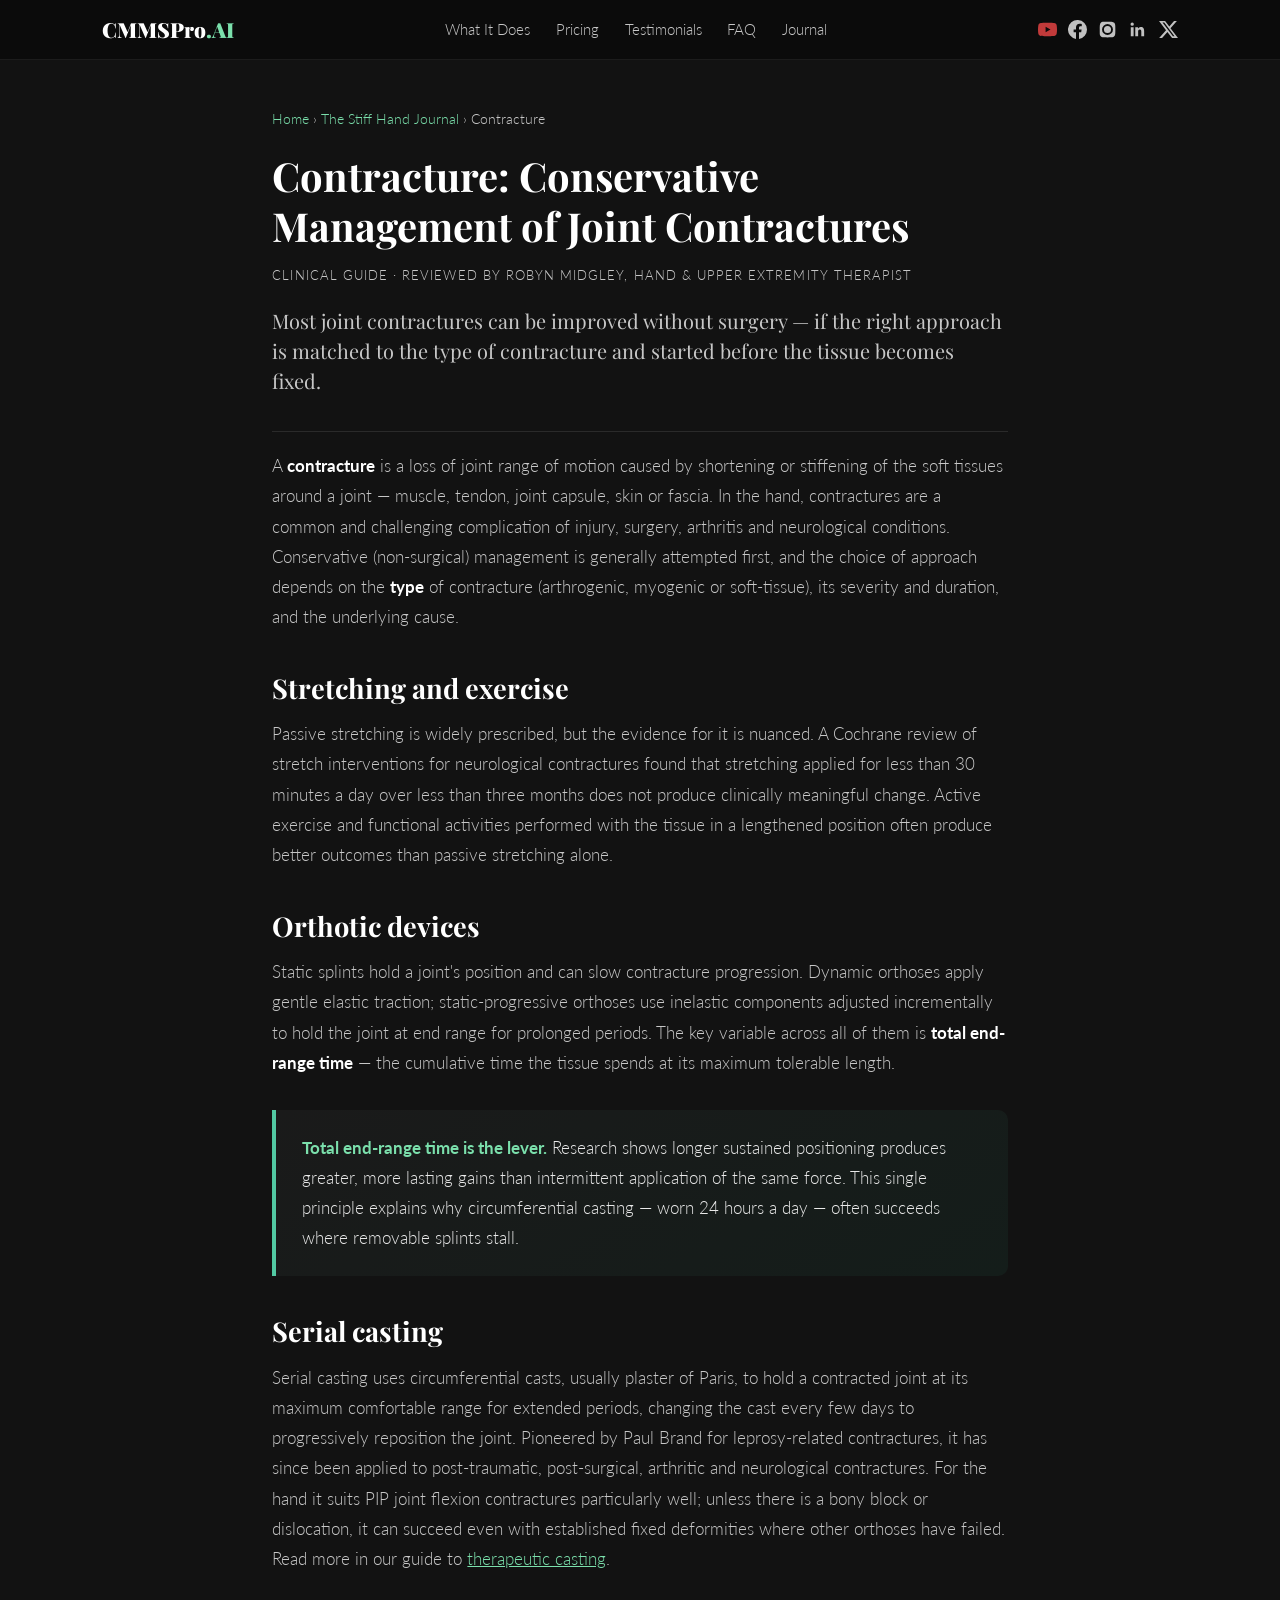
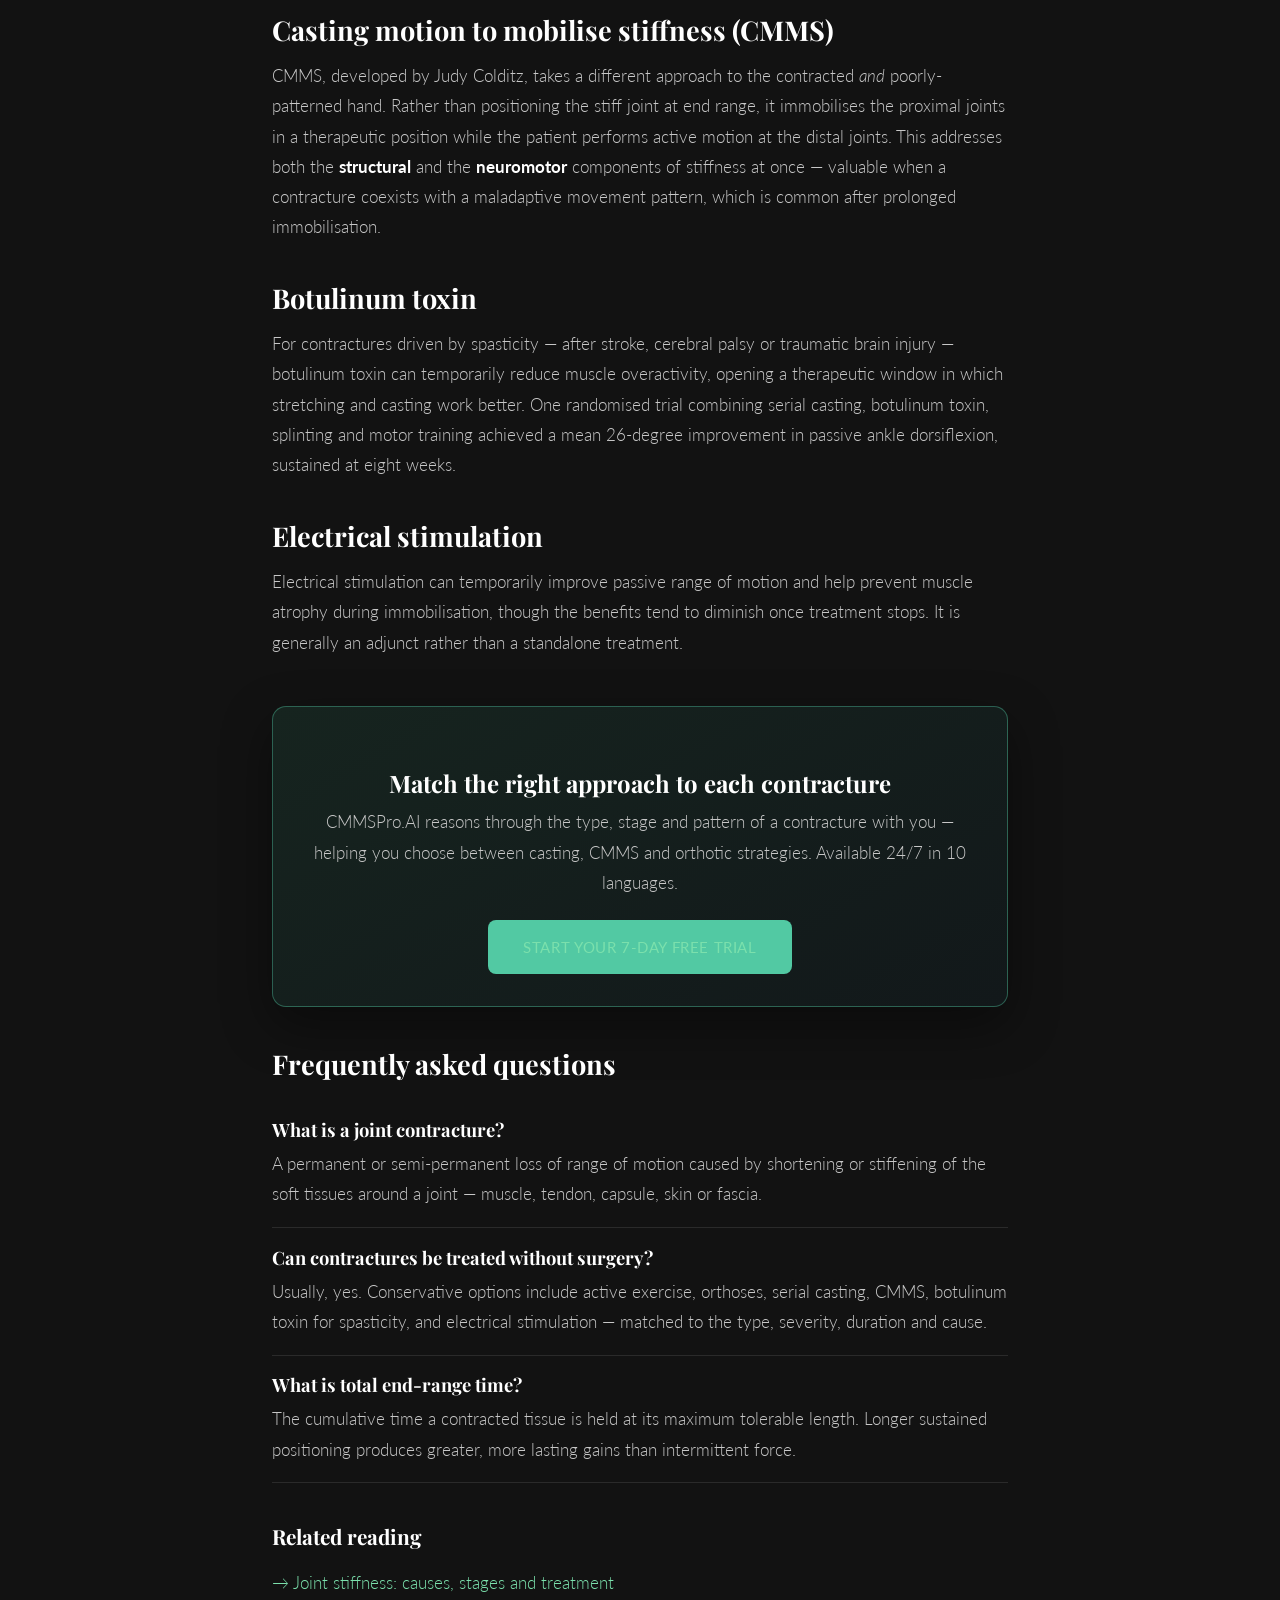
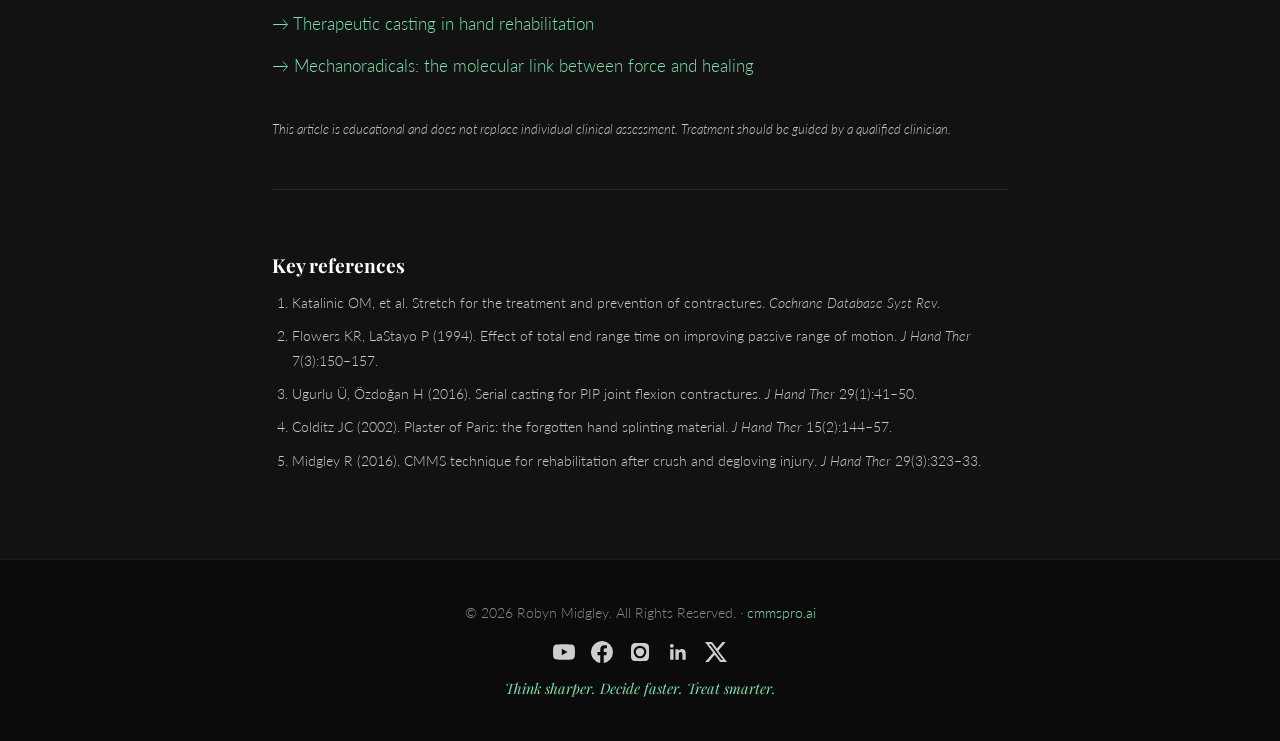
<file: blog/contracture.html>
<!DOCTYPE html>
<html lang="en">
<head>
<meta charset="UTF-8">
<meta name="viewport" content="width=device-width, initial-scale=1.0">
  <link rel="icon" href="/favicon.ico" sizes="any">
  <link rel="icon" type="image/png" sizes="32x32" href="/favicon-32.png">
  <link rel="icon" type="image/png" sizes="16x16" href="/favicon-16.png">
  <link rel="apple-touch-icon" href="/apple-touch-icon.png">
<title>Contracture: Conservative Management of Joint Contractures | CMMSPro.AI</title>
<meta name="description" content="How joint contractures are managed without surgery: stretching, orthoses, serial casting, CMMS, botulinum toxin and electrical stimulation — and when each is used for the hand.">
<link rel="canonical" href="https://www.cmmspro.ai/blog/contracture.html">
<meta property="og:title" content="Contracture: Conservative Management of Joint Contractures">
<meta property="og:description" content="The non-surgical treatment options for joint contractures of the hand, explained.">
<meta property="og:type" content="article">
<link rel="preconnect" href="https://fonts.googleapis.com">
<link rel="preconnect" href="https://fonts.gstatic.com" crossorigin>
<link href="https://fonts.googleapis.com/css2?family=Playfair+Display:ital,wght@0,700;0,900;1,700&family=Lato:wght@300;400;700&display=swap" rel="stylesheet">
<link rel="stylesheet" href="/assets/blog.css">
<script type="application/ld+json">
{
  "@context": "https://schema.org",
  "@type": "Article",
  "headline": "Contracture: Conservative Management of Joint Contractures",
  "description": "Non-surgical treatment options for joint contractures of the hand, including casting and CMMS.",
  "author": {"@type": "Person", "name": "Robyn Midgley", "jobTitle": "Accredited Hand & Upper Extremity Therapist"},
  "publisher": {"@type": "Organization", "name": "CMMSPro.AI", "url": "https://www.cmmspro.ai"},
  "mainEntityOfPage": "https://www.cmmspro.ai/blog/contracture.html",
  "about": ["Contracture", "Joint contracture", "Serial casting", "CMMS"]
}
</script>
<script type="application/ld+json">
{
  "@context": "https://schema.org",
  "@type": "FAQPage",
  "mainEntity": [
    {"@type": "Question", "name": "What is a joint contracture?", "acceptedAnswer": {"@type": "Answer", "text": "A joint contracture is a permanent or semi-permanent loss of range of motion caused by shortening or stiffening of soft tissues around a joint — including muscle, tendon, joint capsule, skin or fascia."}},
    {"@type": "Question", "name": "Can contractures be treated without surgery?", "acceptedAnswer": {"@type": "Answer", "text": "Yes. Conservative management is usually attempted first and includes active exercise, static and dynamic orthoses, serial casting, the CMMS technique, botulinum toxin for spasticity-related contractures, and electrical stimulation. The right choice depends on the type, severity, duration and cause of the contracture."}},
    {"@type": "Question", "name": "What is total end-range time?", "acceptedAnswer": {"@type": "Answer", "text": "Total end-range time is the cumulative duration a contracted tissue is held at its maximum tolerable length. Longer sustained positioning produces greater and more lasting improvements in range of motion than intermittent application of the same force."}}
  ]
}
</script>
</head>
<body>

<header class="nav">
  <div class="nav-inner">
    <a class="nav-logo" href="/">CMMSPro<span>.AI</span></a>
    <nav class="nav-links">
      <a href="/#features">What It Does</a>
      <a href="/#pricing">Pricing</a>
      <a href="/#testimonials">Testimonials</a>
      <a href="/#faq">FAQ</a>
      <a href="/blog/">Journal</a>
    </nav>
    <div class="nav-social">
      <a class="yt" href="https://www.youtube.com/@CMMSProAI" target="_blank" rel="noopener" aria-label="YouTube"><svg viewBox="0 0 24 24"><path d="M23.5 6.2a3 3 0 0 0-2.1-2.1C19.5 3.5 12 3.5 12 3.5s-7.5 0-9.4.6A3 3 0 0 0 .5 6.2 31.3 31.3 0 0 0 0 12a31.3 31.3 0 0 0 .5 5.8 3 3 0 0 0 2.1 2.1c1.9.6 9.4.6 9.4.6s7.5 0 9.4-.6a3 3 0 0 0 2.1-2.1A31.3 31.3 0 0 0 24 12a31.3 31.3 0 0 0-.5-5.8zM9.6 15.6V8.4L15.8 12l-6.2 3.6z"/></svg></a>
      <a href="https://www.facebook.com/profile.php?id=61578544315130" target="_blank" rel="noopener" aria-label="Facebook"><svg viewBox="0 0 24 24"><path d="M24 12a12 12 0 1 0-13.9 11.9v-8.4h-3V12h3V9.4c0-3 1.8-4.7 4.6-4.7 1.3 0 2.7.2 2.7.2v3h-1.5c-1.5 0-2 .9-2 1.9V12h3.3l-.5 3.5h-2.8v8.4A12 12 0 0 0 24 12z"/></svg></a>
      <a href="https://www.instagram.com/cmmspro.ai/" target="_blank" rel="noopener" aria-label="Instagram"><svg viewBox="0 0 24 24"><path d="M12 2.2c3.2 0 3.6 0 4.9.1 1.2.1 1.8.2 2.2.4.6.2 1 .5 1.4.9.4.4.7.8.9 1.4.2.4.4 1 .4 2.2.1 1.3.1 1.7.1 4.9s0 3.6-.1 4.9c-.1 1.2-.2 1.8-.4 2.2a3.8 3.8 0 0 1-.9 1.4c-.4.4-.8.7-1.4.9-.4.2-1 .4-2.2.4-1.3.1-1.7.1-4.9.1s-3.6 0-4.9-.1c-1.2-.1-1.8-.2-2.2-.4a3.8 3.8 0 0 1-1.4-.9 3.8 3.8 0 0 1-.9-1.4c-.2-.4-.4-1-.4-2.2C2.2 15.6 2.2 15.2 2.2 12s0-3.6.1-4.9c.1-1.2.2-1.8.4-2.2.2-.6.5-1 .9-1.4.4-.4.8-.7 1.4-.9.4-.2 1-.4 2.2-.4C8.4 2.2 8.8 2.2 12 2.2zm0 2.9a6.9 6.9 0 1 0 0 13.8 6.9 6.9 0 0 0 0-13.8zm0 11.4a4.5 4.5 0 1 1 0-9 4.5 4.5 0 0 1 0 9zm8.8-11.7a1.6 1.6 0 1 1-3.2 0 1.6 1.6 0 0 1 3.2 0z"/></svg></a>
      <a href="https://www.linkedin.com/company/121134184/" target="_blank" rel="noopener" aria-label="LinkedIn"><svg viewBox="0 0 24 24"><path d="M20.4 20.5h-3.6v-5.6c0-1.3 0-3-1.9-3s-2.1 1.4-2.1 2.9v5.7H9.2V9h3.4v1.6h.1a3.7 3.7 0 0 1 3.4-1.9c3.6 0 4.3 2.4 4.3 5.5v6.3zM5.3 7.4a2.1 2.1 0 1 1 0-4.2 2.1 2.1 0 0 1 0 4.2zM7.1 20.5H3.5V9h3.6v11.5z"/></svg></a>
      <a href="https://x.com/CMMSProAI" target="_blank" rel="noopener" aria-label="X"><svg viewBox="0 0 24 24"><path d="M18.9 1.2h3.7l-8.1 9.3L24 22.8h-7.5l-5.9-7.7-6.7 7.7H.2l8.7-9.9L0 1.2h7.7l5.3 7 6-7zm-1.3 19.4h2L6.6 3.3h-2.2l13.2 17.3z"/></svg></a>
    </div>
  </div>
</header>

<div class="wrap">
<article class="post-body">
  <p class="breadcrumb"><a href="/">Home</a> › <a href="/blog/">The Stiff Hand Journal</a> › Contracture</p>
  <h1>Contracture: Conservative Management of Joint Contractures</h1>
  <p class="post-meta">Clinical guide · Reviewed by Robyn Midgley, Hand &amp; Upper Extremity Therapist</p>

  <p class="lede">Most joint contractures can be improved without surgery — if the right approach is matched to the type of contracture and started before the tissue becomes fixed.</p>

  <p>A <strong>contracture</strong> is a loss of joint range of motion caused by shortening or stiffening of the soft tissues around a joint — muscle, tendon, joint capsule, skin or fascia. In the hand, contractures are a common and challenging complication of injury, surgery, arthritis and neurological conditions. Conservative (non-surgical) management is generally attempted first, and the choice of approach depends on the <strong>type</strong> of contracture (arthrogenic, myogenic or soft-tissue), its severity and duration, and the underlying cause.</p>

  <h2>Stretching and exercise</h2>
  <p>Passive stretching is widely prescribed, but the evidence for it is nuanced. A Cochrane review of stretch interventions for neurological contractures found that stretching applied for less than 30 minutes a day over less than three months does not produce clinically meaningful change. Active exercise and functional activities performed with the tissue in a lengthened position often produce better outcomes than passive stretching alone.</p>

  <h2>Orthotic devices</h2>
  <p>Static splints hold a joint's position and can slow contracture progression. Dynamic orthoses apply gentle elastic traction; static-progressive orthoses use inelastic components adjusted incrementally to hold the joint at end range for prolonged periods. The key variable across all of them is <strong>total end-range time</strong> — the cumulative time the tissue spends at its maximum tolerable length.</p>

  <div class="keytakeaway">
    <strong>Total end-range time is the lever.</strong> Research shows longer sustained positioning produces greater, more lasting gains than intermittent application of the same force. This single principle explains why circumferential casting — worn 24 hours a day — often succeeds where removable splints stall.
  </div>

  <h2>Serial casting</h2>
  <p>Serial casting uses circumferential casts, usually plaster of Paris, to hold a contracted joint at its maximum comfortable range for extended periods, changing the cast every few days to progressively reposition the joint. Pioneered by Paul Brand for leprosy-related contractures, it has since been applied to post-traumatic, post-surgical, arthritic and neurological contractures. For the hand it suits PIP joint flexion contractures particularly well; unless there is a bony block or dislocation, it can succeed even with established fixed deformities where other orthoses have failed. Read more in our guide to <a href="/blog/therapeutic-casting.html">therapeutic casting</a>.</p>

  <h2>Casting motion to mobilise stiffness (CMMS)</h2>
  <p>CMMS, developed by Judy Colditz, takes a different approach to the contracted <em>and</em> poorly-patterned hand. Rather than positioning the stiff joint at end range, it immobilises the proximal joints in a therapeutic position while the patient performs active motion at the distal joints. This addresses both the <strong>structural</strong> and the <strong>neuromotor</strong> components of stiffness at once — valuable when a contracture coexists with a maladaptive movement pattern, which is common after prolonged immobilisation.</p>

  <h2>Botulinum toxin</h2>
  <p>For contractures driven by spasticity — after stroke, cerebral palsy or traumatic brain injury — botulinum toxin can temporarily reduce muscle overactivity, opening a therapeutic window in which stretching and casting work better. One randomised trial combining serial casting, botulinum toxin, splinting and motor training achieved a mean 26-degree improvement in passive ankle dorsiflexion, sustained at eight weeks.</p>

  <h2>Electrical stimulation</h2>
  <p>Electrical stimulation can temporarily improve passive range of motion and help prevent muscle atrophy during immobilisation, though the benefits tend to diminish once treatment stops. It is generally an adjunct rather than a standalone treatment.</p>

  <div class="cta-box">
    <h3>Match the right approach to each contracture</h3>
    <p>CMMSPro.AI reasons through the type, stage and pattern of a contracture with you — helping you choose between casting, CMMS and orthotic strategies. Available 24/7 in 10 languages.</p>
    <a class="btn" href="/#pricing">Start your 7-day free trial</a>
  </div>

  <div class="faq-block">
    <h2>Frequently asked questions</h2>
    <div class="faq-item">
      <h3>What is a joint contracture?</h3>
      <p>A permanent or semi-permanent loss of range of motion caused by shortening or stiffening of the soft tissues around a joint — muscle, tendon, capsule, skin or fascia.</p>
    </div>
    <div class="faq-item">
      <h3>Can contractures be treated without surgery?</h3>
      <p>Usually, yes. Conservative options include active exercise, orthoses, serial casting, CMMS, botulinum toxin for spasticity, and electrical stimulation — matched to the type, severity, duration and cause.</p>
    </div>
    <div class="faq-item">
      <h3>What is total end-range time?</h3>
      <p>The cumulative time a contracted tissue is held at its maximum tolerable length. Longer sustained positioning produces greater, more lasting gains than intermittent force.</p>
    </div>
  </div>

  <div class="related">
    <h2>Related reading</h2>
    <a href="/blog/joint-stiffness.html">→ Joint stiffness: causes, stages and treatment</a>
    <a href="/blog/therapeutic-casting.html">→ Therapeutic casting in hand rehabilitation</a>
    <a href="/blog/mechanoradicals.html">→ Mechanoradicals: the molecular link between force and healing</a>
  </div>

  <p class="disclaimer">This article is educational and does not replace individual clinical assessment. Treatment should be guided by a qualified clinician.</p>

  <div class="refs">
    <h2>Key references</h2>
    <ol>
      <li>Katalinic OM, et al. Stretch for the treatment and prevention of contractures. <em>Cochrane Database Syst Rev</em>.</li>
      <li>Flowers KR, LaStayo P (1994). Effect of total end range time on improving passive range of motion. <em>J Hand Ther</em> 7(3):150–157.</li>
      <li>Ugurlu Ü, Özdoğan H (2016). Serial casting for PIP joint flexion contractures. <em>J Hand Ther</em> 29(1):41–50.</li>
      <li>Colditz JC (2002). Plaster of Paris: the forgotten hand splinting material. <em>J Hand Ther</em> 15(2):144–57.</li>
      <li>Midgley R (2016). CMMS technique for rehabilitation after crush and degloving injury. <em>J Hand Ther</em> 29(3):323–33.</li>
    </ol>
  </div>
</article>
</div>

<footer><div class="wrap">
  © 2026 Robyn Midgley. All Rights Reserved. · <a href="/">cmmspro.ai</a>
  <div class="footer-social">
    <a class="yt" href="https://www.youtube.com/@CMMSProAI" target="_blank" rel="noopener" aria-label="YouTube"><svg viewBox="0 0 24 24"><path d="M23.5 6.2a3 3 0 0 0-2.1-2.1C19.5 3.5 12 3.5 12 3.5s-7.5 0-9.4.6A3 3 0 0 0 .5 6.2 31.3 31.3 0 0 0 0 12a31.3 31.3 0 0 0 .5 5.8 3 3 0 0 0 2.1 2.1c1.9.6 9.4.6 9.4.6s7.5 0 9.4-.6a3 3 0 0 0 2.1-2.1A31.3 31.3 0 0 0 24 12a31.3 31.3 0 0 0-.5-5.8zM9.6 15.6V8.4L15.8 12l-6.2 3.6z"/></svg></a>
    <a href="https://www.facebook.com/profile.php?id=61578544315130" target="_blank" rel="noopener" aria-label="Facebook"><svg viewBox="0 0 24 24"><path d="M24 12a12 12 0 1 0-13.9 11.9v-8.4h-3V12h3V9.4c0-3 1.8-4.7 4.6-4.7 1.3 0 2.7.2 2.7.2v3h-1.5c-1.5 0-2 .9-2 1.9V12h3.3l-.5 3.5h-2.8v8.4A12 12 0 0 0 24 12z"/></svg></a>
    <a href="https://www.instagram.com/cmmspro.ai/" target="_blank" rel="noopener" aria-label="Instagram"><svg viewBox="0 0 24 24"><path d="M12 2.2c3.2 0 3.6 0 4.9.1 1.2.1 1.8.2 2.2.4.6.2 1 .5 1.4.9.4.4.7.8.9 1.4.2.4.4 1 .4 2.2.1 1.3.1 1.7.1 4.9s0 3.6-.1 4.9c-.1 1.2-.2 1.8-.4 2.2a3.8 3.8 0 0 1-.9 1.4c-.4.4-.8.7-1.4.9-.4.2-1 .4-2.2.4-1.3.1-1.7.1-4.9.1s-3.6 0-4.9-.1c-1.2-.1-1.8-.2-2.2-.4a3.8 3.8 0 0 1-1.4-.9 3.8 3.8 0 0 1-.9-1.4c-.2-.4-.4-1-.4-2.2C2.2 15.6 2.2 15.2 2.2 12s0-3.6.1-4.9c.1-1.2.2-1.8.4-2.2.2-.6.5-1 .9-1.4.4-.4.8-.7 1.4-.9.4-.2 1-.4 2.2-.4C8.4 2.2 8.8 2.2 12 2.2zm0 2.9a6.9 6.9 0 1 0 0 13.8 6.9 6.9 0 0 0 0-13.8zm0 11.4a4.5 4.5 0 1 1 0-9 4.5 4.5 0 0 1 0 9zm8.8-11.7a1.6 1.6 0 1 1-3.2 0 1.6 1.6 0 0 1 3.2 0z"/></svg></a>
    <a href="https://www.linkedin.com/company/121134184/" target="_blank" rel="noopener" aria-label="LinkedIn"><svg viewBox="0 0 24 24"><path d="M20.4 20.5h-3.6v-5.6c0-1.3 0-3-1.9-3s-2.1 1.4-2.1 2.9v5.7H9.2V9h3.4v1.6h.1a3.7 3.7 0 0 1 3.4-1.9c3.6 0 4.3 2.4 4.3 5.5v6.3zM5.3 7.4a2.1 2.1 0 1 1 0-4.2 2.1 2.1 0 0 1 0 4.2zM7.1 20.5H3.5V9h3.6v11.5z"/></svg></a>
    <a href="https://x.com/CMMSProAI" target="_blank" rel="noopener" aria-label="X"><svg viewBox="0 0 24 24"><path d="M18.9 1.2h3.7l-8.1 9.3L24 22.8h-7.5l-5.9-7.7-6.7 7.7H.2l8.7-9.9L0 1.2h7.7l5.3 7 6-7zm-1.3 19.4h2L6.6 3.3h-2.2l13.2 17.3z"/></svg></a>
  </div>
  <div class="footer-tag">Think sharper. Decide faster. Treat smarter.</div>
</div></footer>
</body>
</html>
</file>
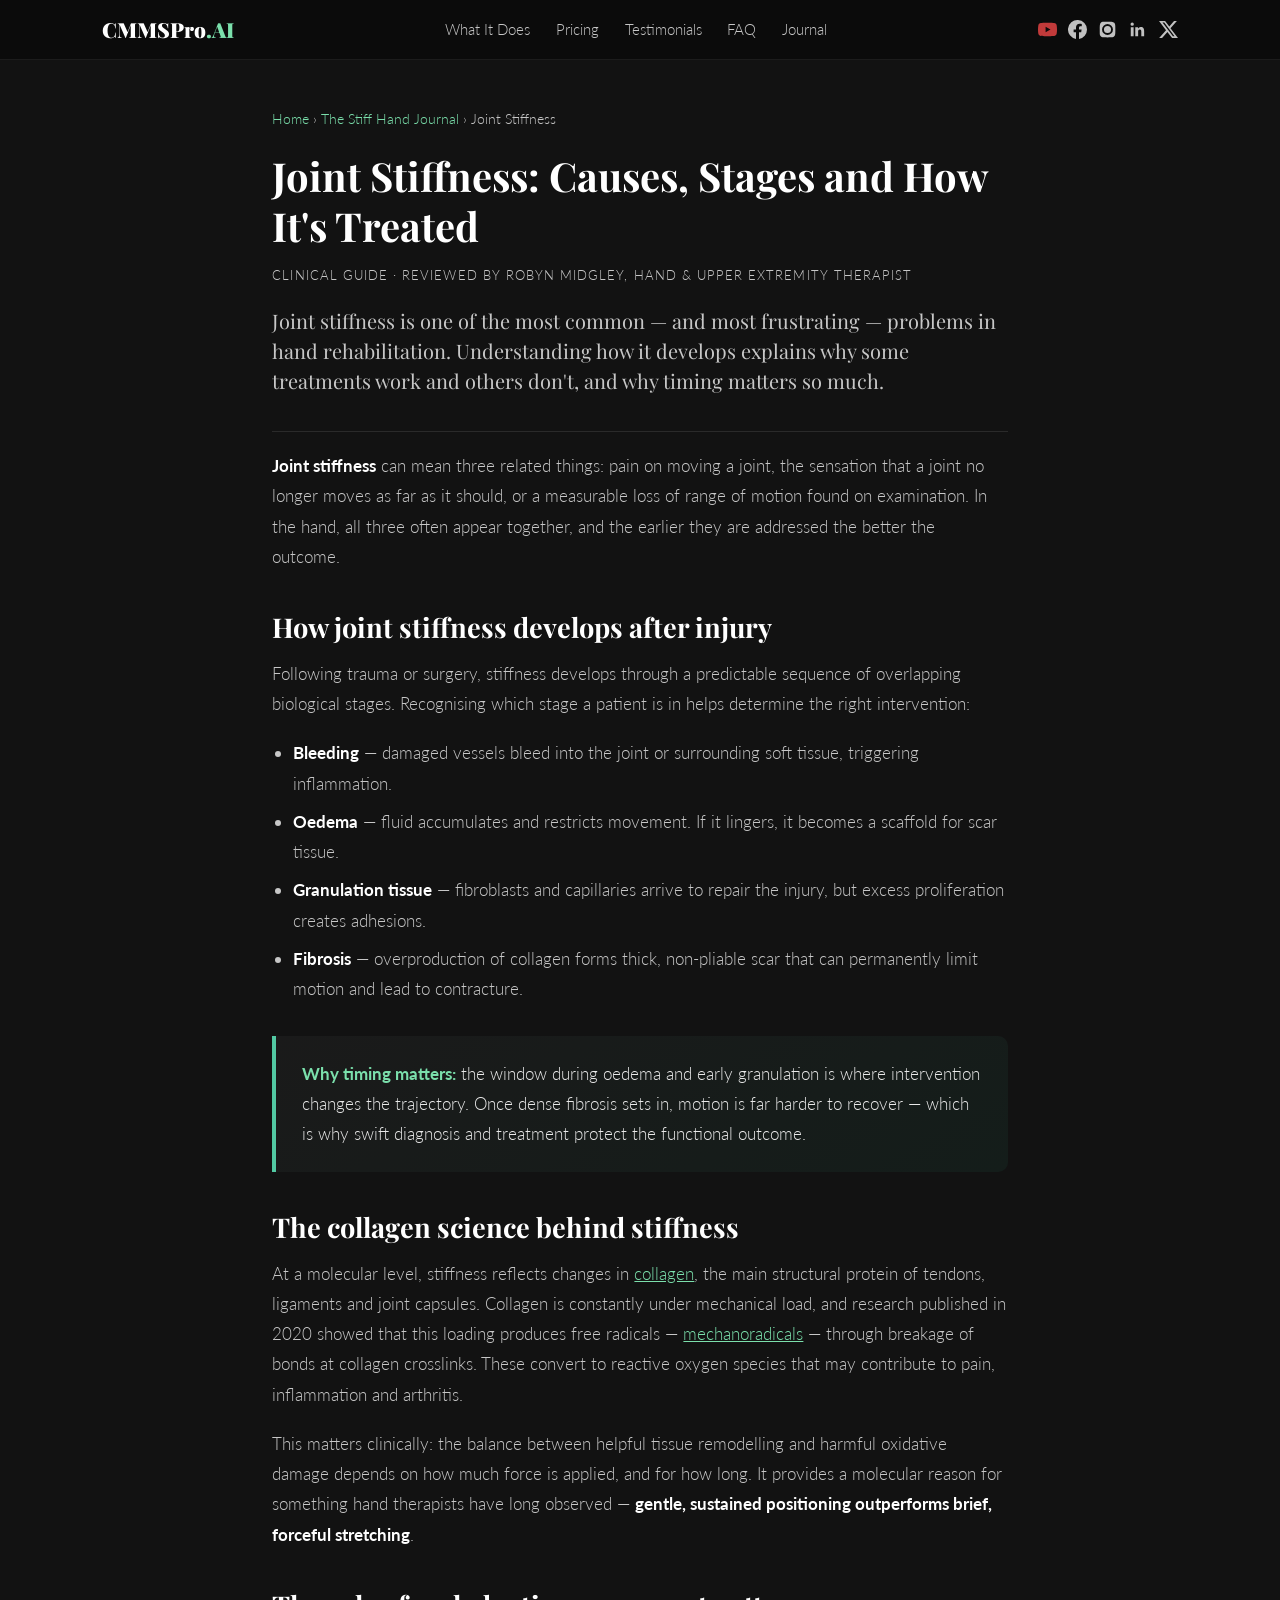
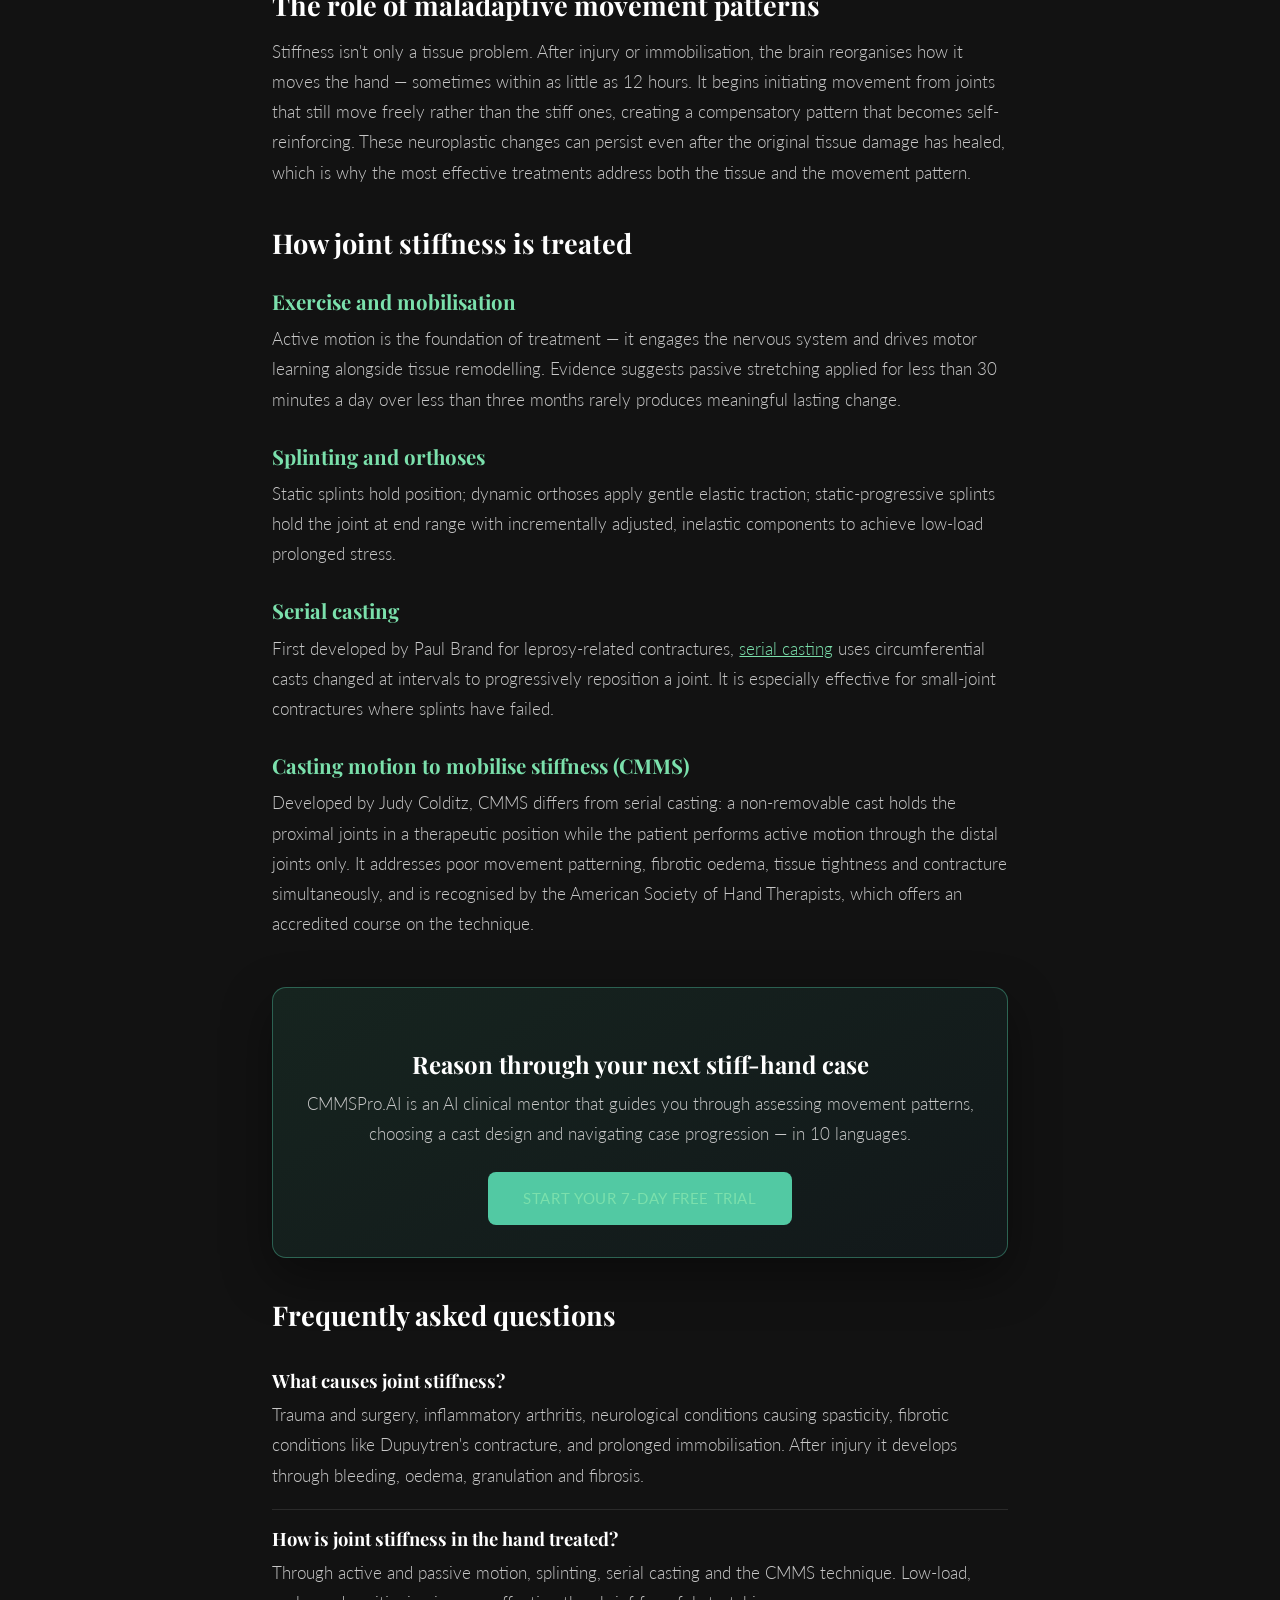
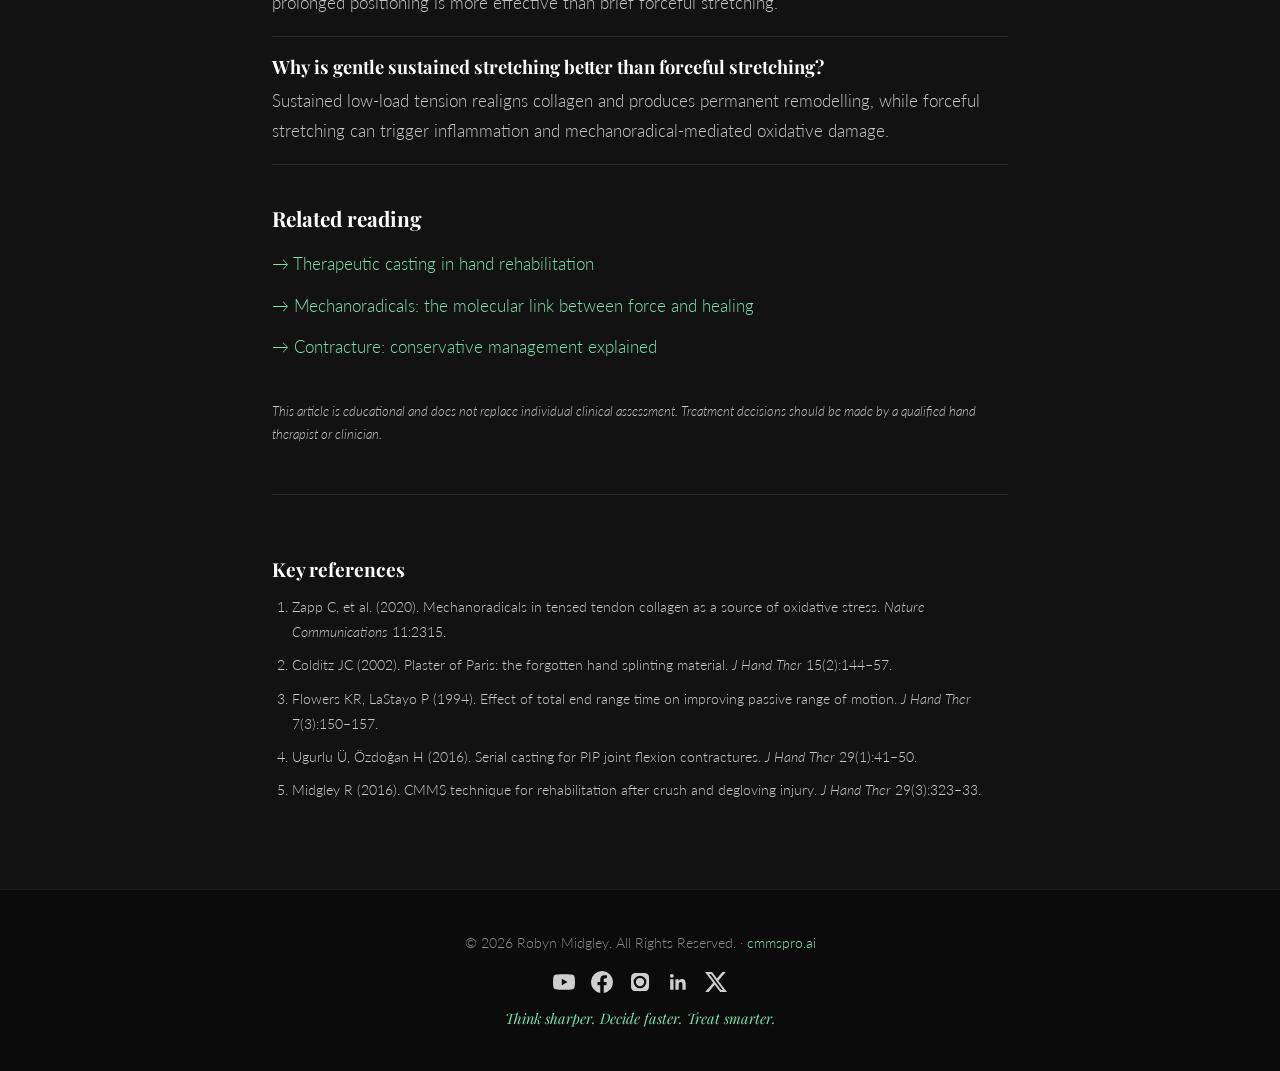
<file: blog/joint-stiffness.html>
<!DOCTYPE html>
<html lang="en">
<head>
<meta charset="UTF-8">
<meta name="viewport" content="width=device-width, initial-scale=1.0">
  <link rel="icon" href="/favicon.ico" sizes="any">
  <link rel="icon" type="image/png" sizes="32x32" href="/favicon-32.png">
  <link rel="icon" type="image/png" sizes="16x16" href="/favicon-16.png">
  <link rel="apple-touch-icon" href="/apple-touch-icon.png">
<title>Joint Stiffness: Causes, Stages and How It's Treated | CMMSPro.AI</title>
<meta name="description" content="What causes joint stiffness, how it develops through bleeding, oedema and fibrosis, and the evidence-based ways it's treated — including serial casting and the CMMS technique for the stiff hand.">
<link rel="canonical" href="https://www.cmmspro.ai/blog/joint-stiffness.html">
<meta property="og:title" content="Joint Stiffness: Causes, Stages and How It's Treated">
<meta property="og:description" content="How joint stiffness develops and how it's treated — from exercise and splinting to serial casting and the CMMS technique.">
<meta property="og:type" content="article">
<link rel="preconnect" href="https://fonts.googleapis.com">
<link rel="preconnect" href="https://fonts.gstatic.com" crossorigin>
<link href="https://fonts.googleapis.com/css2?family=Playfair+Display:ital,wght@0,700;0,900;1,700&family=Lato:wght@300;400;700&display=swap" rel="stylesheet">
<link rel="stylesheet" href="/assets/blog.css">
<script type="application/ld+json">
{
  "@context": "https://schema.org",
  "@type": "Article",
  "headline": "Joint Stiffness: Causes, Stages and How It's Treated",
  "description": "How joint stiffness develops and the evidence-based ways it is treated, including serial casting and the CMMS technique.",
  "author": {"@type": "Person", "name": "Robyn Midgley", "jobTitle": "Accredited Hand & Upper Extremity Therapist"},
  "publisher": {"@type": "Organization", "name": "CMMSPro.AI", "url": "https://www.cmmspro.ai"},
  "mainEntityOfPage": "https://www.cmmspro.ai/blog/joint-stiffness.html",
  "about": ["Joint stiffness", "Contracture", "Hand therapy", "Serial casting"]
}
</script>
<script type="application/ld+json">
{
  "@context": "https://schema.org",
  "@type": "FAQPage",
  "mainEntity": [
    {"@type": "Question", "name": "What causes joint stiffness?", "acceptedAnswer": {"@type": "Answer", "text": "Joint stiffness can result from trauma and surgery, inflammatory and autoimmune arthritis, neurological conditions causing spasticity, fibrotic conditions such as Dupuytren's contracture, and prolonged immobilisation. After injury it typically develops through overlapping stages: bleeding, oedema, granulation tissue and finally fibrosis."}},
    {"@type": "Question", "name": "How is joint stiffness in the hand treated?", "acceptedAnswer": {"@type": "Answer", "text": "Treatment includes active and passive motion, splinting and orthoses, serial casting, and the casting motion to mobilise stiffness (CMMS) technique. Low-load, prolonged positioning is generally more effective than brief forceful stretching because it drives lasting collagen remodelling."}},
    {"@type": "Question", "name": "Why is gentle sustained stretching better than forceful stretching?", "acceptedAnswer": {"@type": "Answer", "text": "Sustained low-load tension realigns the collagen network and produces permanent remodelling, whereas forceful stretching can exceed the tissue's adaptive capacity and trigger inflammation and mechanoradical-mediated oxidative damage."}}
  ]
}
</script>
</head>
<body>

<header class="nav">
  <div class="nav-inner">
    <a class="nav-logo" href="/">CMMSPro<span>.AI</span></a>
    <nav class="nav-links">
      <a href="/#features">What It Does</a>
      <a href="/#pricing">Pricing</a>
      <a href="/#testimonials">Testimonials</a>
      <a href="/#faq">FAQ</a>
      <a href="/blog/">Journal</a>
    </nav>
    <div class="nav-social">
      <a class="yt" href="https://www.youtube.com/@CMMSProAI" target="_blank" rel="noopener" aria-label="YouTube"><svg viewBox="0 0 24 24"><path d="M23.5 6.2a3 3 0 0 0-2.1-2.1C19.5 3.5 12 3.5 12 3.5s-7.5 0-9.4.6A3 3 0 0 0 .5 6.2 31.3 31.3 0 0 0 0 12a31.3 31.3 0 0 0 .5 5.8 3 3 0 0 0 2.1 2.1c1.9.6 9.4.6 9.4.6s7.5 0 9.4-.6a3 3 0 0 0 2.1-2.1A31.3 31.3 0 0 0 24 12a31.3 31.3 0 0 0-.5-5.8zM9.6 15.6V8.4L15.8 12l-6.2 3.6z"/></svg></a>
      <a href="https://www.facebook.com/profile.php?id=61578544315130" target="_blank" rel="noopener" aria-label="Facebook"><svg viewBox="0 0 24 24"><path d="M24 12a12 12 0 1 0-13.9 11.9v-8.4h-3V12h3V9.4c0-3 1.8-4.7 4.6-4.7 1.3 0 2.7.2 2.7.2v3h-1.5c-1.5 0-2 .9-2 1.9V12h3.3l-.5 3.5h-2.8v8.4A12 12 0 0 0 24 12z"/></svg></a>
      <a href="https://www.instagram.com/cmmspro.ai/" target="_blank" rel="noopener" aria-label="Instagram"><svg viewBox="0 0 24 24"><path d="M12 2.2c3.2 0 3.6 0 4.9.1 1.2.1 1.8.2 2.2.4.6.2 1 .5 1.4.9.4.4.7.8.9 1.4.2.4.4 1 .4 2.2.1 1.3.1 1.7.1 4.9s0 3.6-.1 4.9c-.1 1.2-.2 1.8-.4 2.2a3.8 3.8 0 0 1-.9 1.4c-.4.4-.8.7-1.4.9-.4.2-1 .4-2.2.4-1.3.1-1.7.1-4.9.1s-3.6 0-4.9-.1c-1.2-.1-1.8-.2-2.2-.4a3.8 3.8 0 0 1-1.4-.9 3.8 3.8 0 0 1-.9-1.4c-.2-.4-.4-1-.4-2.2C2.2 15.6 2.2 15.2 2.2 12s0-3.6.1-4.9c.1-1.2.2-1.8.4-2.2.2-.6.5-1 .9-1.4.4-.4.8-.7 1.4-.9.4-.2 1-.4 2.2-.4C8.4 2.2 8.8 2.2 12 2.2zm0 2.9a6.9 6.9 0 1 0 0 13.8 6.9 6.9 0 0 0 0-13.8zm0 11.4a4.5 4.5 0 1 1 0-9 4.5 4.5 0 0 1 0 9zm8.8-11.7a1.6 1.6 0 1 1-3.2 0 1.6 1.6 0 0 1 3.2 0z"/></svg></a>
      <a href="https://www.linkedin.com/company/121134184/" target="_blank" rel="noopener" aria-label="LinkedIn"><svg viewBox="0 0 24 24"><path d="M20.4 20.5h-3.6v-5.6c0-1.3 0-3-1.9-3s-2.1 1.4-2.1 2.9v5.7H9.2V9h3.4v1.6h.1a3.7 3.7 0 0 1 3.4-1.9c3.6 0 4.3 2.4 4.3 5.5v6.3zM5.3 7.4a2.1 2.1 0 1 1 0-4.2 2.1 2.1 0 0 1 0 4.2zM7.1 20.5H3.5V9h3.6v11.5z"/></svg></a>
      <a href="https://x.com/CMMSProAI" target="_blank" rel="noopener" aria-label="X"><svg viewBox="0 0 24 24"><path d="M18.9 1.2h3.7l-8.1 9.3L24 22.8h-7.5l-5.9-7.7-6.7 7.7H.2l8.7-9.9L0 1.2h7.7l5.3 7 6-7zm-1.3 19.4h2L6.6 3.3h-2.2l13.2 17.3z"/></svg></a>
    </div>
  </div>
</header>

<div class="wrap">
<article class="post-body">
  <p class="breadcrumb"><a href="/">Home</a> › <a href="/blog/">The Stiff Hand Journal</a> › Joint Stiffness</p>
  <h1>Joint Stiffness: Causes, Stages and How It's Treated</h1>
  <p class="post-meta">Clinical guide · Reviewed by Robyn Midgley, Hand &amp; Upper Extremity Therapist</p>

  <p class="lede">Joint stiffness is one of the most common — and most frustrating — problems in hand rehabilitation. Understanding how it develops explains why some treatments work and others don't, and why timing matters so much.</p>

  <p><strong>Joint stiffness</strong> can mean three related things: pain on moving a joint, the sensation that a joint no longer moves as far as it should, or a measurable loss of range of motion found on examination. In the hand, all three often appear together, and the earlier they are addressed the better the outcome.</p>

  <h2>How joint stiffness develops after injury</h2>
  <p>Following trauma or surgery, stiffness develops through a predictable sequence of overlapping biological stages. Recognising which stage a patient is in helps determine the right intervention:</p>
  <ul>
    <li><strong>Bleeding</strong> — damaged vessels bleed into the joint or surrounding soft tissue, triggering inflammation.</li>
    <li><strong>Oedema</strong> — fluid accumulates and restricts movement. If it lingers, it becomes a scaffold for scar tissue.</li>
    <li><strong>Granulation tissue</strong> — fibroblasts and capillaries arrive to repair the injury, but excess proliferation creates adhesions.</li>
    <li><strong>Fibrosis</strong> — overproduction of collagen forms thick, non-pliable scar that can permanently limit motion and lead to contracture.</li>
  </ul>

  <div class="keytakeaway">
    <strong>Why timing matters:</strong> the window during oedema and early granulation is where intervention changes the trajectory. Once dense fibrosis sets in, motion is far harder to recover — which is why swift diagnosis and treatment protect the functional outcome.
  </div>

  <h2>The collagen science behind stiffness</h2>
  <p>At a molecular level, stiffness reflects changes in <a href="https://en.wikipedia.org/wiki/Collagen" rel="noopener">collagen</a>, the main structural protein of tendons, ligaments and joint capsules. Collagen is constantly under mechanical load, and research published in 2020 showed that this loading produces free radicals — <a href="/blog/mechanoradicals.html">mechanoradicals</a> — through breakage of bonds at collagen crosslinks. These convert to reactive oxygen species that may contribute to pain, inflammation and arthritis.</p>
  <p>This matters clinically: the balance between helpful tissue remodelling and harmful oxidative damage depends on how much force is applied, and for how long. It provides a molecular reason for something hand therapists have long observed — <strong>gentle, sustained positioning outperforms brief, forceful stretching</strong>.</p>

  <h2>The role of maladaptive movement patterns</h2>
  <p>Stiffness isn't only a tissue problem. After injury or immobilisation, the brain reorganises how it moves the hand — sometimes within as little as 12 hours. It begins initiating movement from joints that still move freely rather than the stiff ones, creating a compensatory pattern that becomes self-reinforcing. These neuroplastic changes can persist even after the original tissue damage has healed, which is why the most effective treatments address both the tissue and the movement pattern.</p>

  <h2>How joint stiffness is treated</h2>
  <h3>Exercise and mobilisation</h3>
  <p>Active motion is the foundation of treatment — it engages the nervous system and drives motor learning alongside tissue remodelling. Evidence suggests passive stretching applied for less than 30 minutes a day over less than three months rarely produces meaningful lasting change.</p>
  <h3>Splinting and orthoses</h3>
  <p>Static splints hold position; dynamic orthoses apply gentle elastic traction; static-progressive splints hold the joint at end range with incrementally adjusted, inelastic components to achieve low-load prolonged stress.</p>
  <h3>Serial casting</h3>
  <p>First developed by Paul Brand for leprosy-related contractures, <a href="/blog/therapeutic-casting.html">serial casting</a> uses circumferential casts changed at intervals to progressively reposition a joint. It is especially effective for small-joint contractures where splints have failed.</p>
  <h3>Casting motion to mobilise stiffness (CMMS)</h3>
  <p>Developed by Judy Colditz, CMMS differs from serial casting: a non-removable cast holds the proximal joints in a therapeutic position while the patient performs active motion through the distal joints only. It addresses poor movement patterning, fibrotic oedema, tissue tightness and contracture simultaneously, and is recognised by the American Society of Hand Therapists, which offers an accredited course on the technique.</p>

  <div class="cta-box">
    <h3>Reason through your next stiff-hand case</h3>
    <p>CMMSPro.AI is an AI clinical mentor that guides you through assessing movement patterns, choosing a cast design and navigating case progression — in 10 languages.</p>
    <a class="btn" href="/#pricing">Start your 7-day free trial</a>
  </div>

  <div class="faq-block">
    <h2>Frequently asked questions</h2>
    <div class="faq-item">
      <h3>What causes joint stiffness?</h3>
      <p>Trauma and surgery, inflammatory arthritis, neurological conditions causing spasticity, fibrotic conditions like Dupuytren's contracture, and prolonged immobilisation. After injury it develops through bleeding, oedema, granulation and fibrosis.</p>
    </div>
    <div class="faq-item">
      <h3>How is joint stiffness in the hand treated?</h3>
      <p>Through active and passive motion, splinting, serial casting and the CMMS technique. Low-load, prolonged positioning is more effective than brief forceful stretching.</p>
    </div>
    <div class="faq-item">
      <h3>Why is gentle sustained stretching better than forceful stretching?</h3>
      <p>Sustained low-load tension realigns collagen and produces permanent remodelling, while forceful stretching can trigger inflammation and mechanoradical-mediated oxidative damage.</p>
    </div>
  </div>

  <div class="related">
    <h2>Related reading</h2>
    <a href="/blog/therapeutic-casting.html">→ Therapeutic casting in hand rehabilitation</a>
    <a href="/blog/mechanoradicals.html">→ Mechanoradicals: the molecular link between force and healing</a>
    <a href="/blog/contracture.html">→ Contracture: conservative management explained</a>
  </div>

  <p class="disclaimer">This article is educational and does not replace individual clinical assessment. Treatment decisions should be made by a qualified hand therapist or clinician.</p>

  <div class="refs">
    <h2>Key references</h2>
    <ol>
      <li>Zapp C, et al. (2020). Mechanoradicals in tensed tendon collagen as a source of oxidative stress. <em>Nature Communications</em> 11:2315.</li>
      <li>Colditz JC (2002). Plaster of Paris: the forgotten hand splinting material. <em>J Hand Ther</em> 15(2):144–57.</li>
      <li>Flowers KR, LaStayo P (1994). Effect of total end range time on improving passive range of motion. <em>J Hand Ther</em> 7(3):150–157.</li>
      <li>Ugurlu Ü, Özdoğan H (2016). Serial casting for PIP joint flexion contractures. <em>J Hand Ther</em> 29(1):41–50.</li>
      <li>Midgley R (2016). CMMS technique for rehabilitation after crush and degloving injury. <em>J Hand Ther</em> 29(3):323–33.</li>
    </ol>
  </div>
</article>
</div>

<footer><div class="wrap">
  © 2026 Robyn Midgley. All Rights Reserved. · <a href="/">cmmspro.ai</a>
  <div class="footer-social">
    <a class="yt" href="https://www.youtube.com/@CMMSProAI" target="_blank" rel="noopener" aria-label="YouTube"><svg viewBox="0 0 24 24"><path d="M23.5 6.2a3 3 0 0 0-2.1-2.1C19.5 3.5 12 3.5 12 3.5s-7.5 0-9.4.6A3 3 0 0 0 .5 6.2 31.3 31.3 0 0 0 0 12a31.3 31.3 0 0 0 .5 5.8 3 3 0 0 0 2.1 2.1c1.9.6 9.4.6 9.4.6s7.5 0 9.4-.6a3 3 0 0 0 2.1-2.1A31.3 31.3 0 0 0 24 12a31.3 31.3 0 0 0-.5-5.8zM9.6 15.6V8.4L15.8 12l-6.2 3.6z"/></svg></a>
    <a href="https://www.facebook.com/profile.php?id=61578544315130" target="_blank" rel="noopener" aria-label="Facebook"><svg viewBox="0 0 24 24"><path d="M24 12a12 12 0 1 0-13.9 11.9v-8.4h-3V12h3V9.4c0-3 1.8-4.7 4.6-4.7 1.3 0 2.7.2 2.7.2v3h-1.5c-1.5 0-2 .9-2 1.9V12h3.3l-.5 3.5h-2.8v8.4A12 12 0 0 0 24 12z"/></svg></a>
    <a href="https://www.instagram.com/cmmspro.ai/" target="_blank" rel="noopener" aria-label="Instagram"><svg viewBox="0 0 24 24"><path d="M12 2.2c3.2 0 3.6 0 4.9.1 1.2.1 1.8.2 2.2.4.6.2 1 .5 1.4.9.4.4.7.8.9 1.4.2.4.4 1 .4 2.2.1 1.3.1 1.7.1 4.9s0 3.6-.1 4.9c-.1 1.2-.2 1.8-.4 2.2a3.8 3.8 0 0 1-.9 1.4c-.4.4-.8.7-1.4.9-.4.2-1 .4-2.2.4-1.3.1-1.7.1-4.9.1s-3.6 0-4.9-.1c-1.2-.1-1.8-.2-2.2-.4a3.8 3.8 0 0 1-1.4-.9 3.8 3.8 0 0 1-.9-1.4c-.2-.4-.4-1-.4-2.2C2.2 15.6 2.2 15.2 2.2 12s0-3.6.1-4.9c.1-1.2.2-1.8.4-2.2.2-.6.5-1 .9-1.4.4-.4.8-.7 1.4-.9.4-.2 1-.4 2.2-.4C8.4 2.2 8.8 2.2 12 2.2zm0 2.9a6.9 6.9 0 1 0 0 13.8 6.9 6.9 0 0 0 0-13.8zm0 11.4a4.5 4.5 0 1 1 0-9 4.5 4.5 0 0 1 0 9zm8.8-11.7a1.6 1.6 0 1 1-3.2 0 1.6 1.6 0 0 1 3.2 0z"/></svg></a>
    <a href="https://www.linkedin.com/company/121134184/" target="_blank" rel="noopener" aria-label="LinkedIn"><svg viewBox="0 0 24 24"><path d="M20.4 20.5h-3.6v-5.6c0-1.3 0-3-1.9-3s-2.1 1.4-2.1 2.9v5.7H9.2V9h3.4v1.6h.1a3.7 3.7 0 0 1 3.4-1.9c3.6 0 4.3 2.4 4.3 5.5v6.3zM5.3 7.4a2.1 2.1 0 1 1 0-4.2 2.1 2.1 0 0 1 0 4.2zM7.1 20.5H3.5V9h3.6v11.5z"/></svg></a>
    <a href="https://x.com/CMMSProAI" target="_blank" rel="noopener" aria-label="X"><svg viewBox="0 0 24 24"><path d="M18.9 1.2h3.7l-8.1 9.3L24 22.8h-7.5l-5.9-7.7-6.7 7.7H.2l8.7-9.9L0 1.2h7.7l5.3 7 6-7zm-1.3 19.4h2L6.6 3.3h-2.2l13.2 17.3z"/></svg></a>
  </div>
  <div class="footer-tag">Think sharper. Decide faster. Treat smarter.</div>
</div></footer>
</body>
</html>
</file>
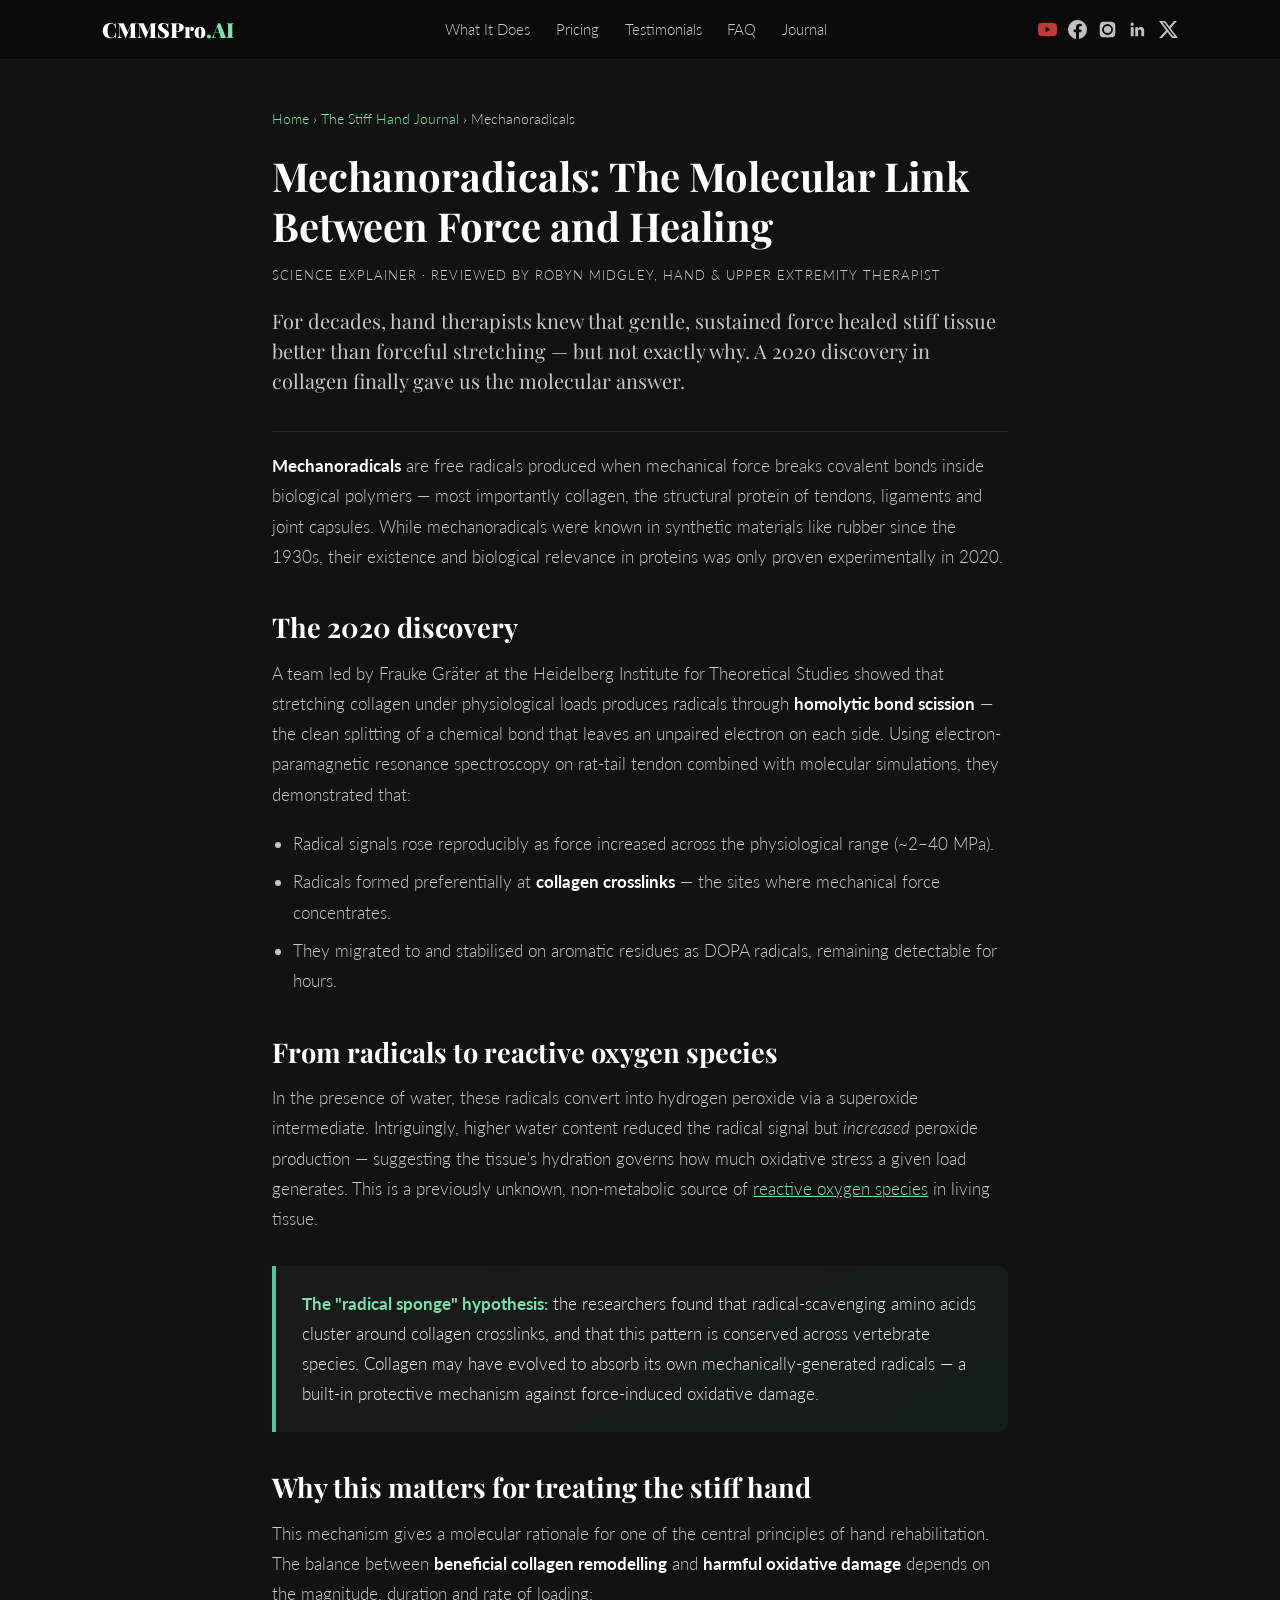
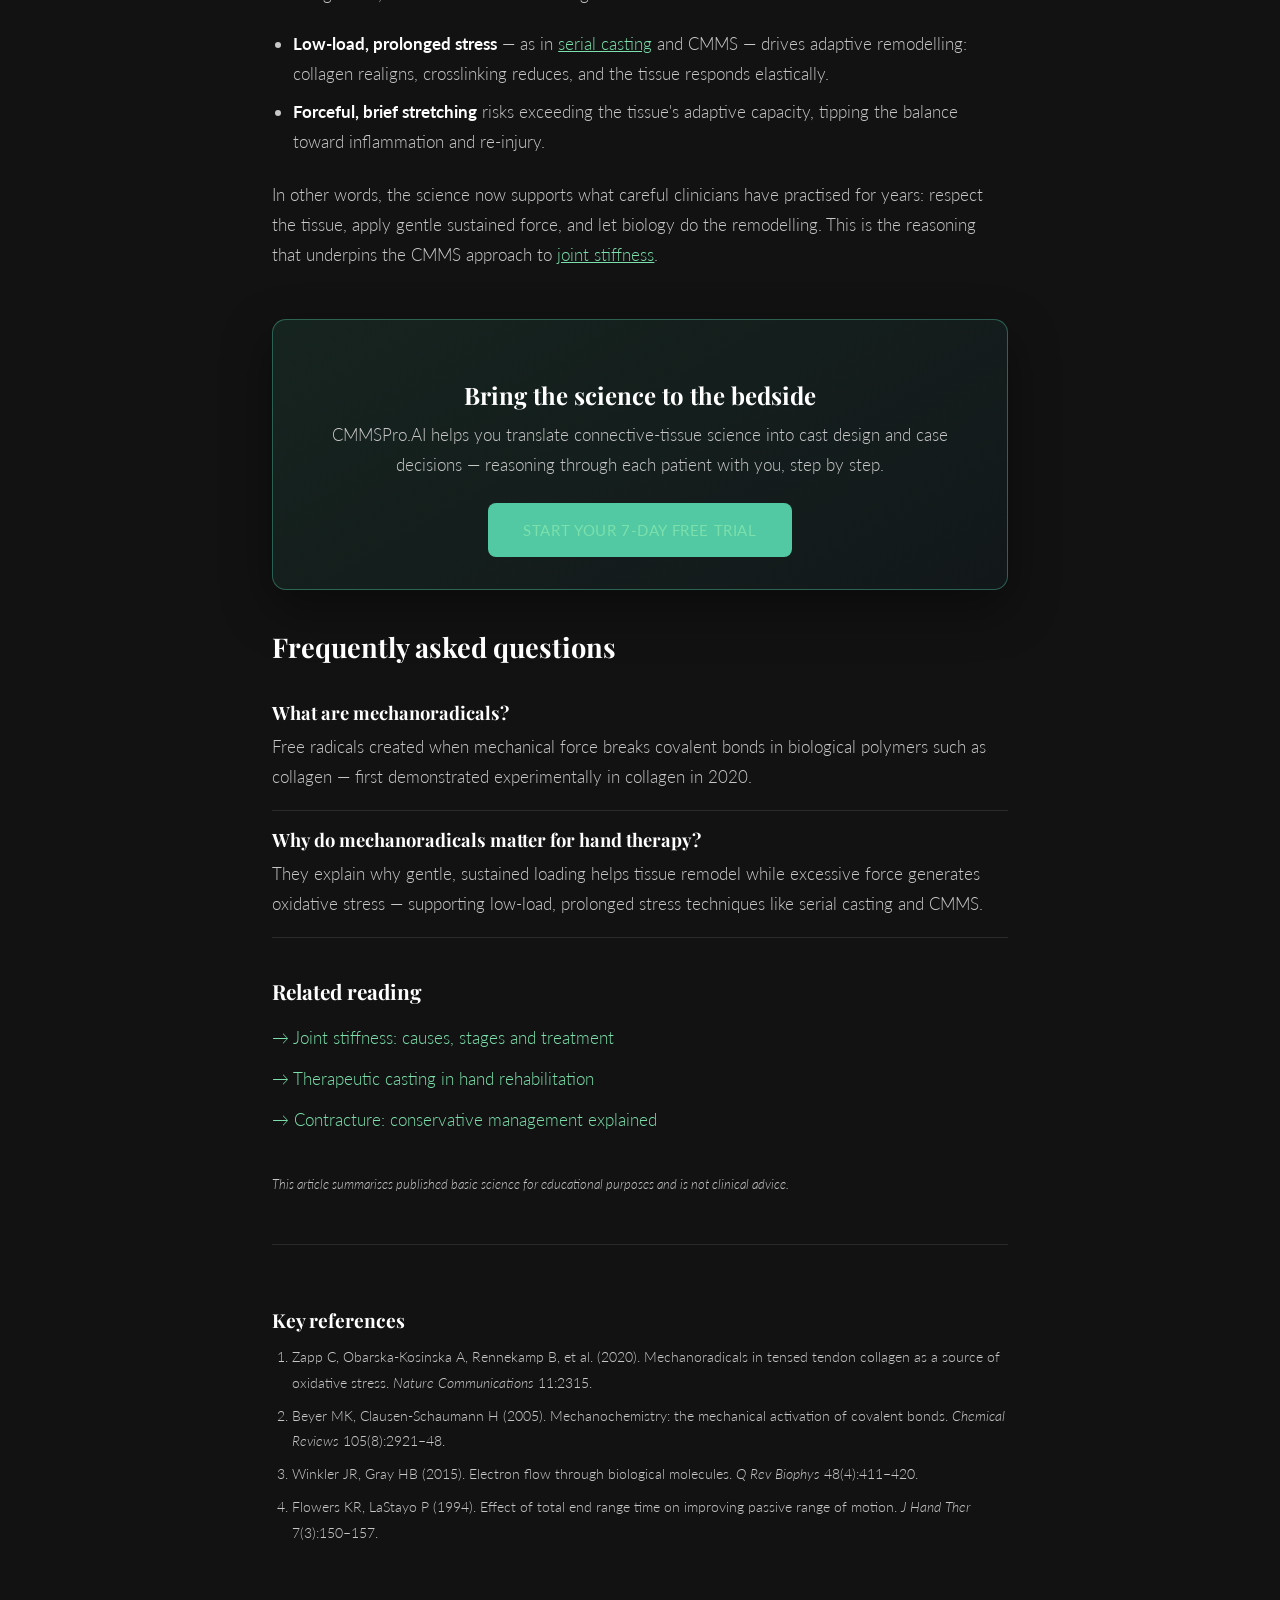
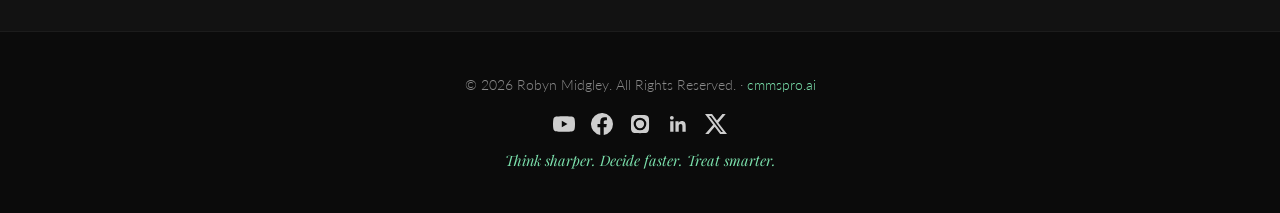
<file: blog/mechanoradicals.html>
<!DOCTYPE html>
<html lang="en">
<head>
<meta charset="UTF-8">
<meta name="viewport" content="width=device-width, initial-scale=1.0">
  <link rel="icon" href="/favicon.ico" sizes="any">
  <link rel="icon" type="image/png" sizes="32x32" href="/favicon-32.png">
  <link rel="icon" type="image/png" sizes="16x16" href="/favicon-16.png">
  <link rel="apple-touch-icon" href="/apple-touch-icon.png">
<title>Mechanoradicals: The Molecular Link Between Force and Healing | CMMSPro.AI</title>
<meta name="description" content="Mechanoradicals are free radicals produced when mechanical force breaks bonds in collagen. Discovered in 2020, they explain why low-load, prolonged stress heals connective tissue while forceful stretching can harm it.">
<link rel="canonical" href="https://www.cmmspro.ai/blog/mechanoradicals.html">
<meta property="og:title" content="Mechanoradicals: The Molecular Link Between Force and Healing">
<meta property="og:description" content="How mechanical force on collagen produces free radicals — and what it means for treating the stiff hand.">
<meta property="og:type" content="article">
<link rel="preconnect" href="https://fonts.googleapis.com">
<link rel="preconnect" href="https://fonts.gstatic.com" crossorigin>
<link href="https://fonts.googleapis.com/css2?family=Playfair+Display:ital,wght@0,700;0,900;1,700&family=Lato:wght@300;400;700&display=swap" rel="stylesheet">
<link rel="stylesheet" href="/assets/blog.css">
<script type="application/ld+json">
{
  "@context": "https://schema.org",
  "@type": "Article",
  "headline": "Mechanoradicals: The Molecular Link Between Force and Healing",
  "description": "How mechanical force on collagen produces free radicals, and what it means for rehabilitation of the stiff hand.",
  "author": {"@type": "Person", "name": "Robyn Midgley", "jobTitle": "Accredited Hand & Upper Extremity Therapist"},
  "publisher": {"@type": "Organization", "name": "CMMSPro.AI", "url": "https://www.cmmspro.ai"},
  "mainEntityOfPage": "https://www.cmmspro.ai/blog/mechanoradicals.html",
  "about": ["Mechanoradicals", "Collagen", "Oxidative stress", "Mechanochemistry"]
}
</script>
<script type="application/ld+json">
{
  "@context": "https://schema.org",
  "@type": "FAQPage",
  "mainEntity": [
    {"@type": "Question", "name": "What are mechanoradicals?", "acceptedAnswer": {"@type": "Answer", "text": "Mechanoradicals are free radicals created when mechanical force breaks covalent bonds in biological polymers such as collagen. They were first demonstrated experimentally in collagen in 2020."}},
    {"@type": "Question", "name": "Why do mechanoradicals matter for hand therapy?", "acceptedAnswer": {"@type": "Answer", "text": "They provide a molecular reason why gentle, sustained loading helps connective tissue remodel while excessive force can generate oxidative stress and inflammation, supporting the clinical preference for low-load, prolonged stress in techniques like serial casting and CMMS."}}
  ]
}
</script>
</head>
<body>

<header class="nav">
  <div class="nav-inner">
    <a class="nav-logo" href="/">CMMSPro<span>.AI</span></a>
    <nav class="nav-links">
      <a href="/#features">What It Does</a>
      <a href="/#pricing">Pricing</a>
      <a href="/#testimonials">Testimonials</a>
      <a href="/#faq">FAQ</a>
      <a href="/blog/">Journal</a>
    </nav>
    <div class="nav-social">
      <a class="yt" href="https://www.youtube.com/@CMMSProAI" target="_blank" rel="noopener" aria-label="YouTube"><svg viewBox="0 0 24 24"><path d="M23.5 6.2a3 3 0 0 0-2.1-2.1C19.5 3.5 12 3.5 12 3.5s-7.5 0-9.4.6A3 3 0 0 0 .5 6.2 31.3 31.3 0 0 0 0 12a31.3 31.3 0 0 0 .5 5.8 3 3 0 0 0 2.1 2.1c1.9.6 9.4.6 9.4.6s7.5 0 9.4-.6a3 3 0 0 0 2.1-2.1A31.3 31.3 0 0 0 24 12a31.3 31.3 0 0 0-.5-5.8zM9.6 15.6V8.4L15.8 12l-6.2 3.6z"/></svg></a>
      <a href="https://www.facebook.com/profile.php?id=61578544315130" target="_blank" rel="noopener" aria-label="Facebook"><svg viewBox="0 0 24 24"><path d="M24 12a12 12 0 1 0-13.9 11.9v-8.4h-3V12h3V9.4c0-3 1.8-4.7 4.6-4.7 1.3 0 2.7.2 2.7.2v3h-1.5c-1.5 0-2 .9-2 1.9V12h3.3l-.5 3.5h-2.8v8.4A12 12 0 0 0 24 12z"/></svg></a>
      <a href="https://www.instagram.com/cmmspro.ai/" target="_blank" rel="noopener" aria-label="Instagram"><svg viewBox="0 0 24 24"><path d="M12 2.2c3.2 0 3.6 0 4.9.1 1.2.1 1.8.2 2.2.4.6.2 1 .5 1.4.9.4.4.7.8.9 1.4.2.4.4 1 .4 2.2.1 1.3.1 1.7.1 4.9s0 3.6-.1 4.9c-.1 1.2-.2 1.8-.4 2.2a3.8 3.8 0 0 1-.9 1.4c-.4.4-.8.7-1.4.9-.4.2-1 .4-2.2.4-1.3.1-1.7.1-4.9.1s-3.6 0-4.9-.1c-1.2-.1-1.8-.2-2.2-.4a3.8 3.8 0 0 1-1.4-.9 3.8 3.8 0 0 1-.9-1.4c-.2-.4-.4-1-.4-2.2C2.2 15.6 2.2 15.2 2.2 12s0-3.6.1-4.9c.1-1.2.2-1.8.4-2.2.2-.6.5-1 .9-1.4.4-.4.8-.7 1.4-.9.4-.2 1-.4 2.2-.4C8.4 2.2 8.8 2.2 12 2.2zm0 2.9a6.9 6.9 0 1 0 0 13.8 6.9 6.9 0 0 0 0-13.8zm0 11.4a4.5 4.5 0 1 1 0-9 4.5 4.5 0 0 1 0 9zm8.8-11.7a1.6 1.6 0 1 1-3.2 0 1.6 1.6 0 0 1 3.2 0z"/></svg></a>
      <a href="https://www.linkedin.com/company/121134184/" target="_blank" rel="noopener" aria-label="LinkedIn"><svg viewBox="0 0 24 24"><path d="M20.4 20.5h-3.6v-5.6c0-1.3 0-3-1.9-3s-2.1 1.4-2.1 2.9v5.7H9.2V9h3.4v1.6h.1a3.7 3.7 0 0 1 3.4-1.9c3.6 0 4.3 2.4 4.3 5.5v6.3zM5.3 7.4a2.1 2.1 0 1 1 0-4.2 2.1 2.1 0 0 1 0 4.2zM7.1 20.5H3.5V9h3.6v11.5z"/></svg></a>
      <a href="https://x.com/CMMSProAI" target="_blank" rel="noopener" aria-label="X"><svg viewBox="0 0 24 24"><path d="M18.9 1.2h3.7l-8.1 9.3L24 22.8h-7.5l-5.9-7.7-6.7 7.7H.2l8.7-9.9L0 1.2h7.7l5.3 7 6-7zm-1.3 19.4h2L6.6 3.3h-2.2l13.2 17.3z"/></svg></a>
    </div>
  </div>
</header>

<div class="wrap">
<article class="post-body">
  <p class="breadcrumb"><a href="/">Home</a> › <a href="/blog/">The Stiff Hand Journal</a> › Mechanoradicals</p>
  <h1>Mechanoradicals: The Molecular Link Between Force and Healing</h1>
  <p class="post-meta">Science explainer · Reviewed by Robyn Midgley, Hand &amp; Upper Extremity Therapist</p>

  <p class="lede">For decades, hand therapists knew that gentle, sustained force healed stiff tissue better than forceful stretching — but not exactly why. A 2020 discovery in collagen finally gave us the molecular answer.</p>

  <p><strong>Mechanoradicals</strong> are free radicals produced when mechanical force breaks covalent bonds inside biological polymers — most importantly collagen, the structural protein of tendons, ligaments and joint capsules. While mechanoradicals were known in synthetic materials like rubber since the 1930s, their existence and biological relevance in proteins was only proven experimentally in 2020.</p>

  <h2>The 2020 discovery</h2>
  <p>A team led by Frauke Gräter at the Heidelberg Institute for Theoretical Studies showed that stretching collagen under physiological loads produces radicals through <strong>homolytic bond scission</strong> — the clean splitting of a chemical bond that leaves an unpaired electron on each side. Using electron-paramagnetic resonance spectroscopy on rat-tail tendon combined with molecular simulations, they demonstrated that:</p>
  <ul>
    <li>Radical signals rose reproducibly as force increased across the physiological range (~2–40 MPa).</li>
    <li>Radicals formed preferentially at <strong>collagen crosslinks</strong> — the sites where mechanical force concentrates.</li>
    <li>They migrated to and stabilised on aromatic residues as DOPA radicals, remaining detectable for hours.</li>
  </ul>

  <h2>From radicals to reactive oxygen species</h2>
  <p>In the presence of water, these radicals convert into hydrogen peroxide via a superoxide intermediate. Intriguingly, higher water content reduced the radical signal but <em>increased</em> peroxide production — suggesting the tissue's hydration governs how much oxidative stress a given load generates. This is a previously unknown, non-metabolic source of <a href="https://en.wikipedia.org/wiki/Reactive_oxygen_species" rel="noopener">reactive oxygen species</a> in living tissue.</p>

  <div class="keytakeaway">
    <strong>The "radical sponge" hypothesis:</strong> the researchers found that radical-scavenging amino acids cluster around collagen crosslinks, and that this pattern is conserved across vertebrate species. Collagen may have evolved to absorb its own mechanically-generated radicals — a built-in protective mechanism against force-induced oxidative damage.
  </div>

  <h2>Why this matters for treating the stiff hand</h2>
  <p>This mechanism gives a molecular rationale for one of the central principles of hand rehabilitation. The balance between <strong>beneficial collagen remodelling</strong> and <strong>harmful oxidative damage</strong> depends on the magnitude, duration and rate of loading:</p>
  <ul>
    <li><strong>Low-load, prolonged stress</strong> — as in <a href="/blog/therapeutic-casting.html">serial casting</a> and CMMS — drives adaptive remodelling: collagen realigns, crosslinking reduces, and the tissue responds elastically.</li>
    <li><strong>Forceful, brief stretching</strong> risks exceeding the tissue's adaptive capacity, tipping the balance toward inflammation and re-injury.</li>
  </ul>
  <p>In other words, the science now supports what careful clinicians have practised for years: respect the tissue, apply gentle sustained force, and let biology do the remodelling. This is the reasoning that underpins the CMMS approach to <a href="/blog/joint-stiffness.html">joint stiffness</a>.</p>

  <div class="cta-box">
    <h3>Bring the science to the bedside</h3>
    <p>CMMSPro.AI helps you translate connective-tissue science into cast design and case decisions — reasoning through each patient with you, step by step.</p>
    <a class="btn" href="/#pricing">Start your 7-day free trial</a>
  </div>

  <div class="faq-block">
    <h2>Frequently asked questions</h2>
    <div class="faq-item">
      <h3>What are mechanoradicals?</h3>
      <p>Free radicals created when mechanical force breaks covalent bonds in biological polymers such as collagen — first demonstrated experimentally in collagen in 2020.</p>
    </div>
    <div class="faq-item">
      <h3>Why do mechanoradicals matter for hand therapy?</h3>
      <p>They explain why gentle, sustained loading helps tissue remodel while excessive force generates oxidative stress — supporting low-load, prolonged stress techniques like serial casting and CMMS.</p>
    </div>
  </div>

  <div class="related">
    <h2>Related reading</h2>
    <a href="/blog/joint-stiffness.html">→ Joint stiffness: causes, stages and treatment</a>
    <a href="/blog/therapeutic-casting.html">→ Therapeutic casting in hand rehabilitation</a>
    <a href="/blog/contracture.html">→ Contracture: conservative management explained</a>
  </div>

  <p class="disclaimer">This article summarises published basic science for educational purposes and is not clinical advice.</p>

  <div class="refs">
    <h2>Key references</h2>
    <ol>
      <li>Zapp C, Obarska-Kosinska A, Rennekamp B, et al. (2020). Mechanoradicals in tensed tendon collagen as a source of oxidative stress. <em>Nature Communications</em> 11:2315.</li>
      <li>Beyer MK, Clausen-Schaumann H (2005). Mechanochemistry: the mechanical activation of covalent bonds. <em>Chemical Reviews</em> 105(8):2921–48.</li>
      <li>Winkler JR, Gray HB (2015). Electron flow through biological molecules. <em>Q Rev Biophys</em> 48(4):411–420.</li>
      <li>Flowers KR, LaStayo P (1994). Effect of total end range time on improving passive range of motion. <em>J Hand Ther</em> 7(3):150–157.</li>
    </ol>
  </div>
</article>
</div>

<footer><div class="wrap">
  © 2026 Robyn Midgley. All Rights Reserved. · <a href="/">cmmspro.ai</a>
  <div class="footer-social">
    <a class="yt" href="https://www.youtube.com/@CMMSProAI" target="_blank" rel="noopener" aria-label="YouTube"><svg viewBox="0 0 24 24"><path d="M23.5 6.2a3 3 0 0 0-2.1-2.1C19.5 3.5 12 3.5 12 3.5s-7.5 0-9.4.6A3 3 0 0 0 .5 6.2 31.3 31.3 0 0 0 0 12a31.3 31.3 0 0 0 .5 5.8 3 3 0 0 0 2.1 2.1c1.9.6 9.4.6 9.4.6s7.5 0 9.4-.6a3 3 0 0 0 2.1-2.1A31.3 31.3 0 0 0 24 12a31.3 31.3 0 0 0-.5-5.8zM9.6 15.6V8.4L15.8 12l-6.2 3.6z"/></svg></a>
    <a href="https://www.facebook.com/profile.php?id=61578544315130" target="_blank" rel="noopener" aria-label="Facebook"><svg viewBox="0 0 24 24"><path d="M24 12a12 12 0 1 0-13.9 11.9v-8.4h-3V12h3V9.4c0-3 1.8-4.7 4.6-4.7 1.3 0 2.7.2 2.7.2v3h-1.5c-1.5 0-2 .9-2 1.9V12h3.3l-.5 3.5h-2.8v8.4A12 12 0 0 0 24 12z"/></svg></a>
    <a href="https://www.instagram.com/cmmspro.ai/" target="_blank" rel="noopener" aria-label="Instagram"><svg viewBox="0 0 24 24"><path d="M12 2.2c3.2 0 3.6 0 4.9.1 1.2.1 1.8.2 2.2.4.6.2 1 .5 1.4.9.4.4.7.8.9 1.4.2.4.4 1 .4 2.2.1 1.3.1 1.7.1 4.9s0 3.6-.1 4.9c-.1 1.2-.2 1.8-.4 2.2a3.8 3.8 0 0 1-.9 1.4c-.4.4-.8.7-1.4.9-.4.2-1 .4-2.2.4-1.3.1-1.7.1-4.9.1s-3.6 0-4.9-.1c-1.2-.1-1.8-.2-2.2-.4a3.8 3.8 0 0 1-1.4-.9 3.8 3.8 0 0 1-.9-1.4c-.2-.4-.4-1-.4-2.2C2.2 15.6 2.2 15.2 2.2 12s0-3.6.1-4.9c.1-1.2.2-1.8.4-2.2.2-.6.5-1 .9-1.4.4-.4.8-.7 1.4-.9.4-.2 1-.4 2.2-.4C8.4 2.2 8.8 2.2 12 2.2zm0 2.9a6.9 6.9 0 1 0 0 13.8 6.9 6.9 0 0 0 0-13.8zm0 11.4a4.5 4.5 0 1 1 0-9 4.5 4.5 0 0 1 0 9zm8.8-11.7a1.6 1.6 0 1 1-3.2 0 1.6 1.6 0 0 1 3.2 0z"/></svg></a>
    <a href="https://www.linkedin.com/company/121134184/" target="_blank" rel="noopener" aria-label="LinkedIn"><svg viewBox="0 0 24 24"><path d="M20.4 20.5h-3.6v-5.6c0-1.3 0-3-1.9-3s-2.1 1.4-2.1 2.9v5.7H9.2V9h3.4v1.6h.1a3.7 3.7 0 0 1 3.4-1.9c3.6 0 4.3 2.4 4.3 5.5v6.3zM5.3 7.4a2.1 2.1 0 1 1 0-4.2 2.1 2.1 0 0 1 0 4.2zM7.1 20.5H3.5V9h3.6v11.5z"/></svg></a>
    <a href="https://x.com/CMMSProAI" target="_blank" rel="noopener" aria-label="X"><svg viewBox="0 0 24 24"><path d="M18.9 1.2h3.7l-8.1 9.3L24 22.8h-7.5l-5.9-7.7-6.7 7.7H.2l8.7-9.9L0 1.2h7.7l5.3 7 6-7zm-1.3 19.4h2L6.6 3.3h-2.2l13.2 17.3z"/></svg></a>
  </div>
  <div class="footer-tag">Think sharper. Decide faster. Treat smarter.</div>
</div></footer>
</body>
</html>
</file>
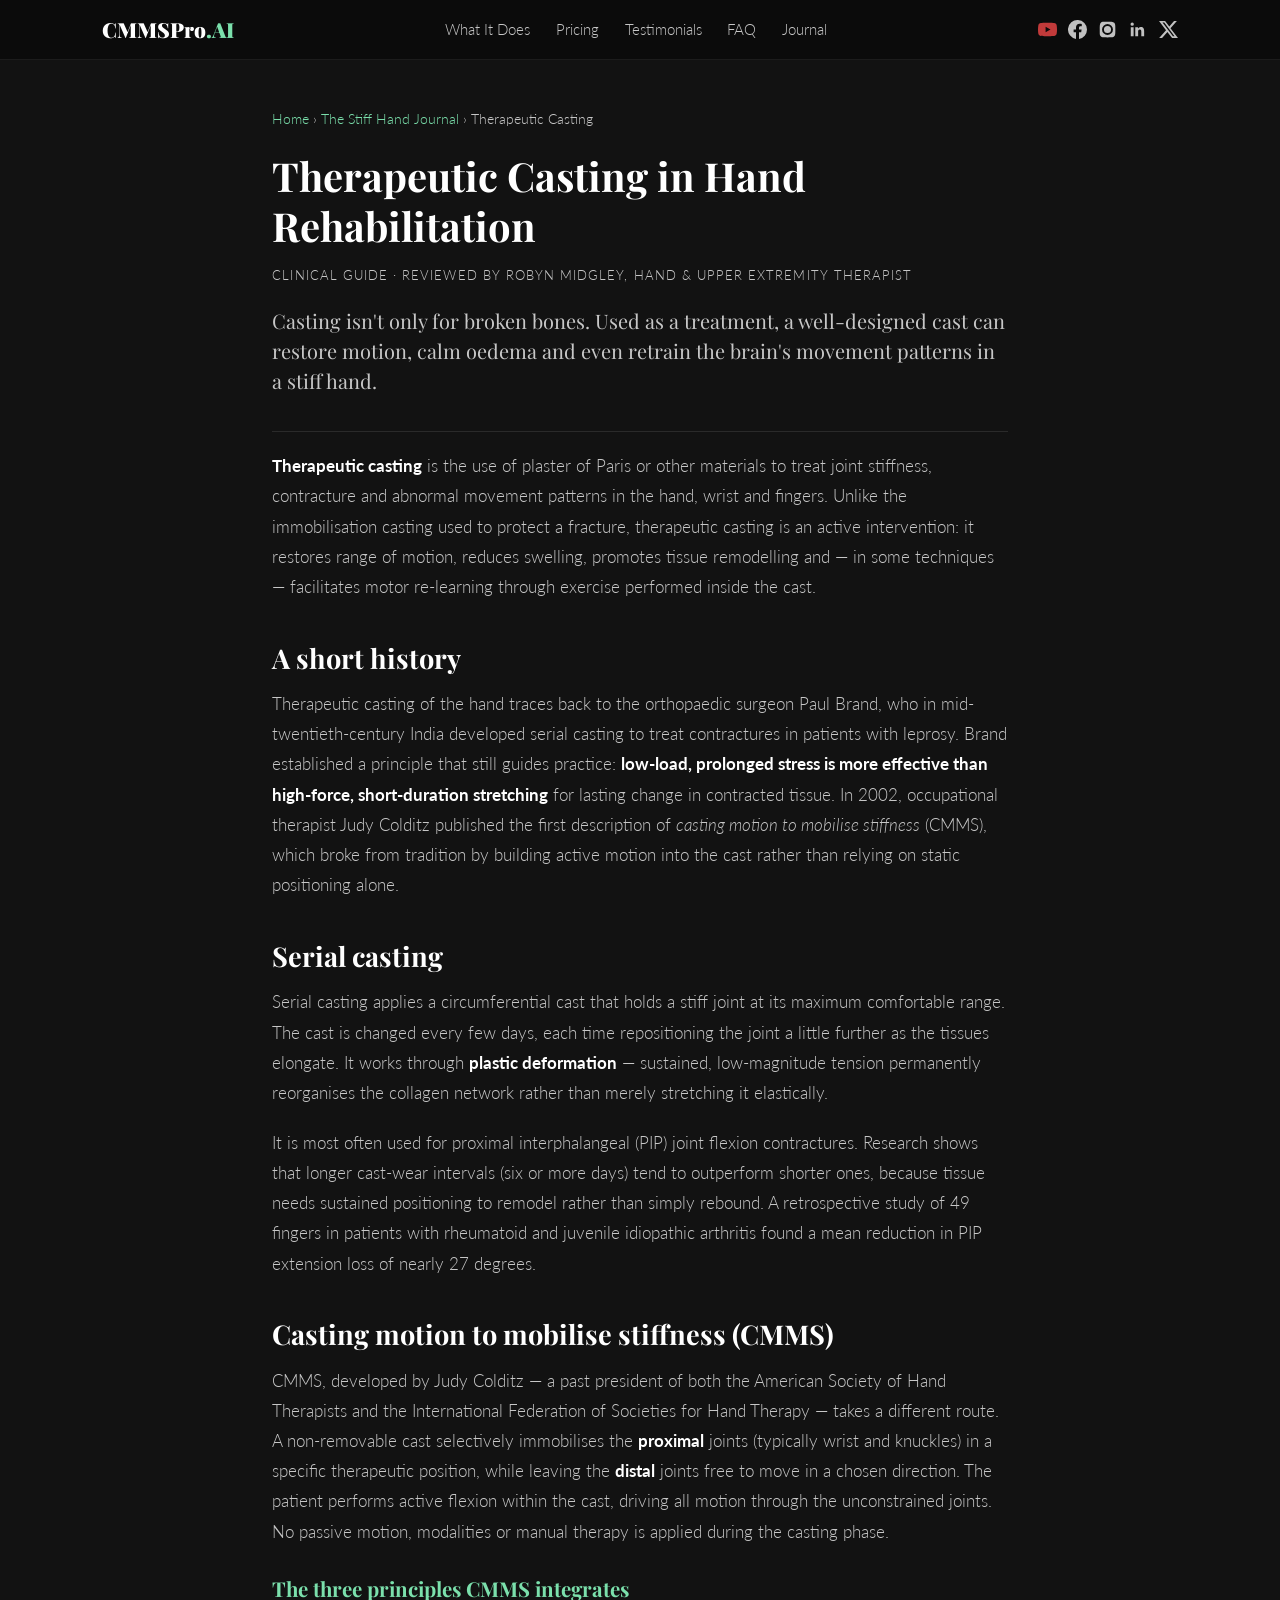
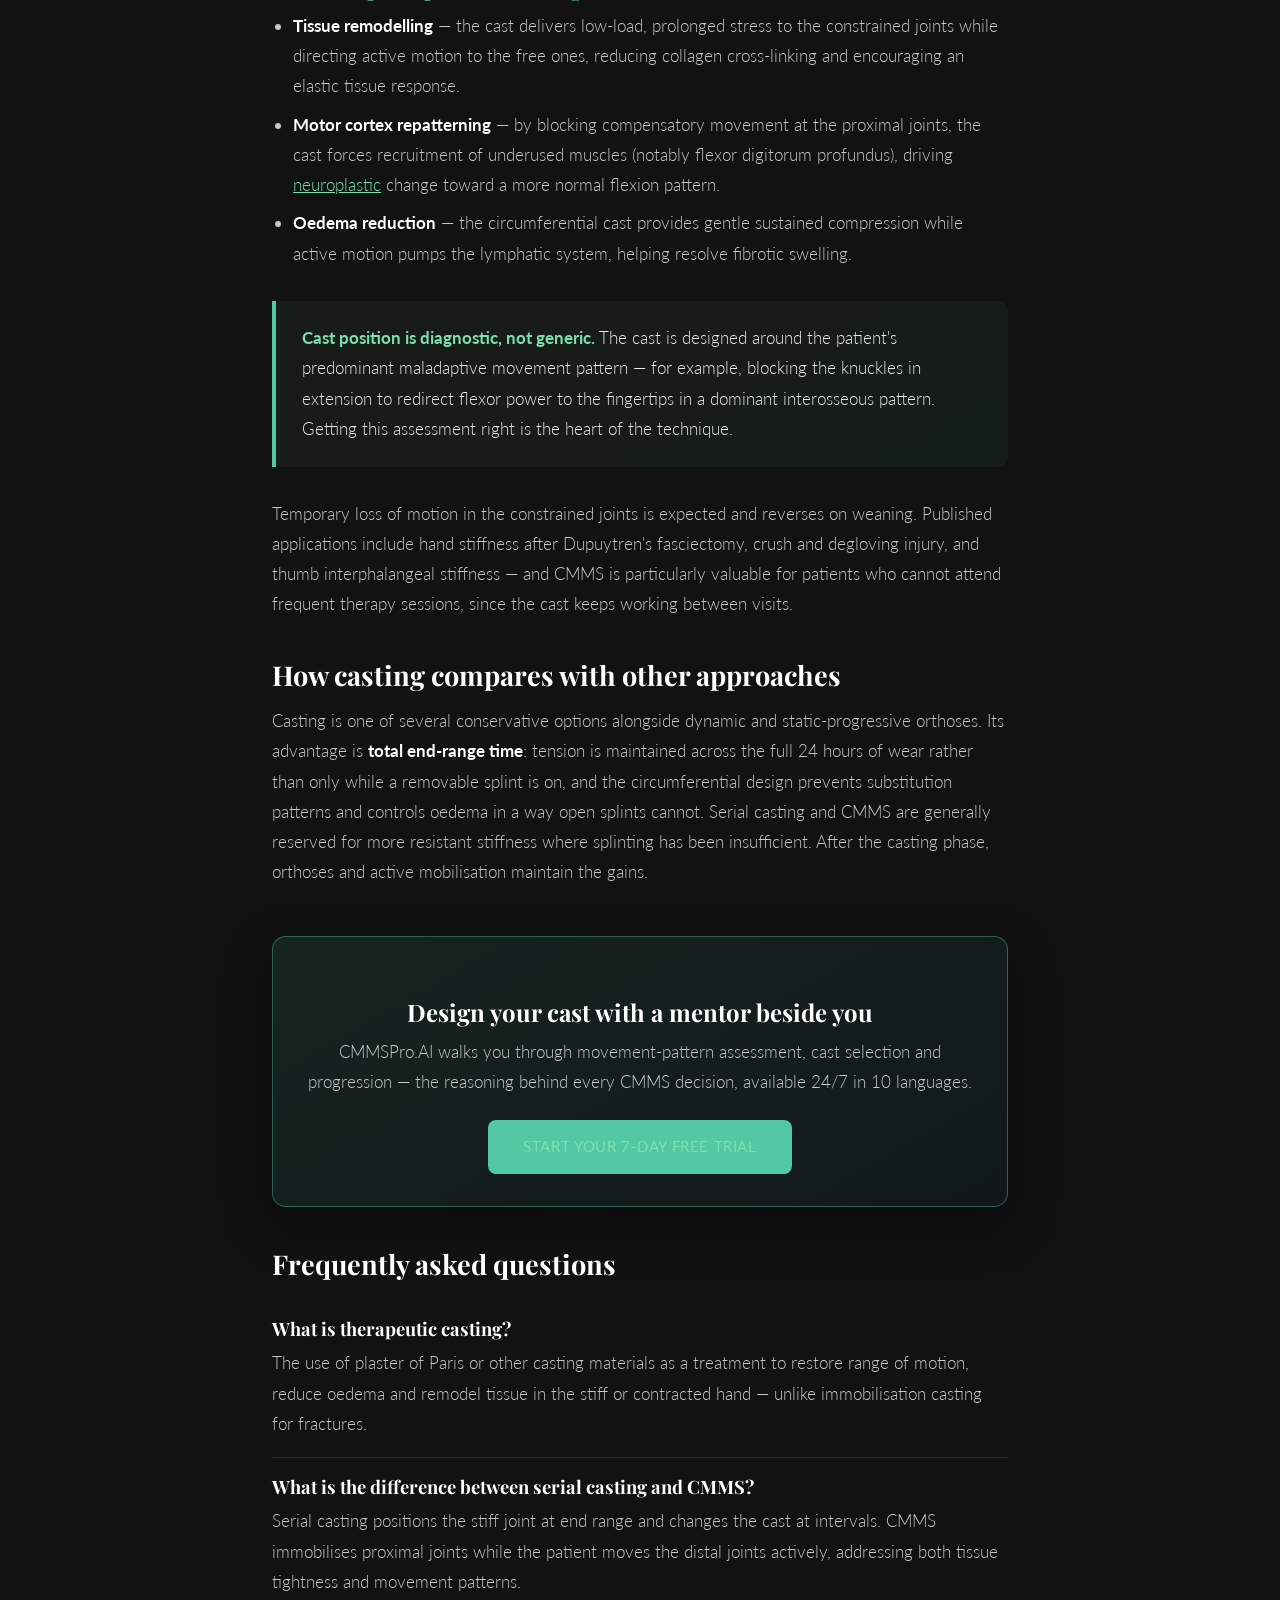
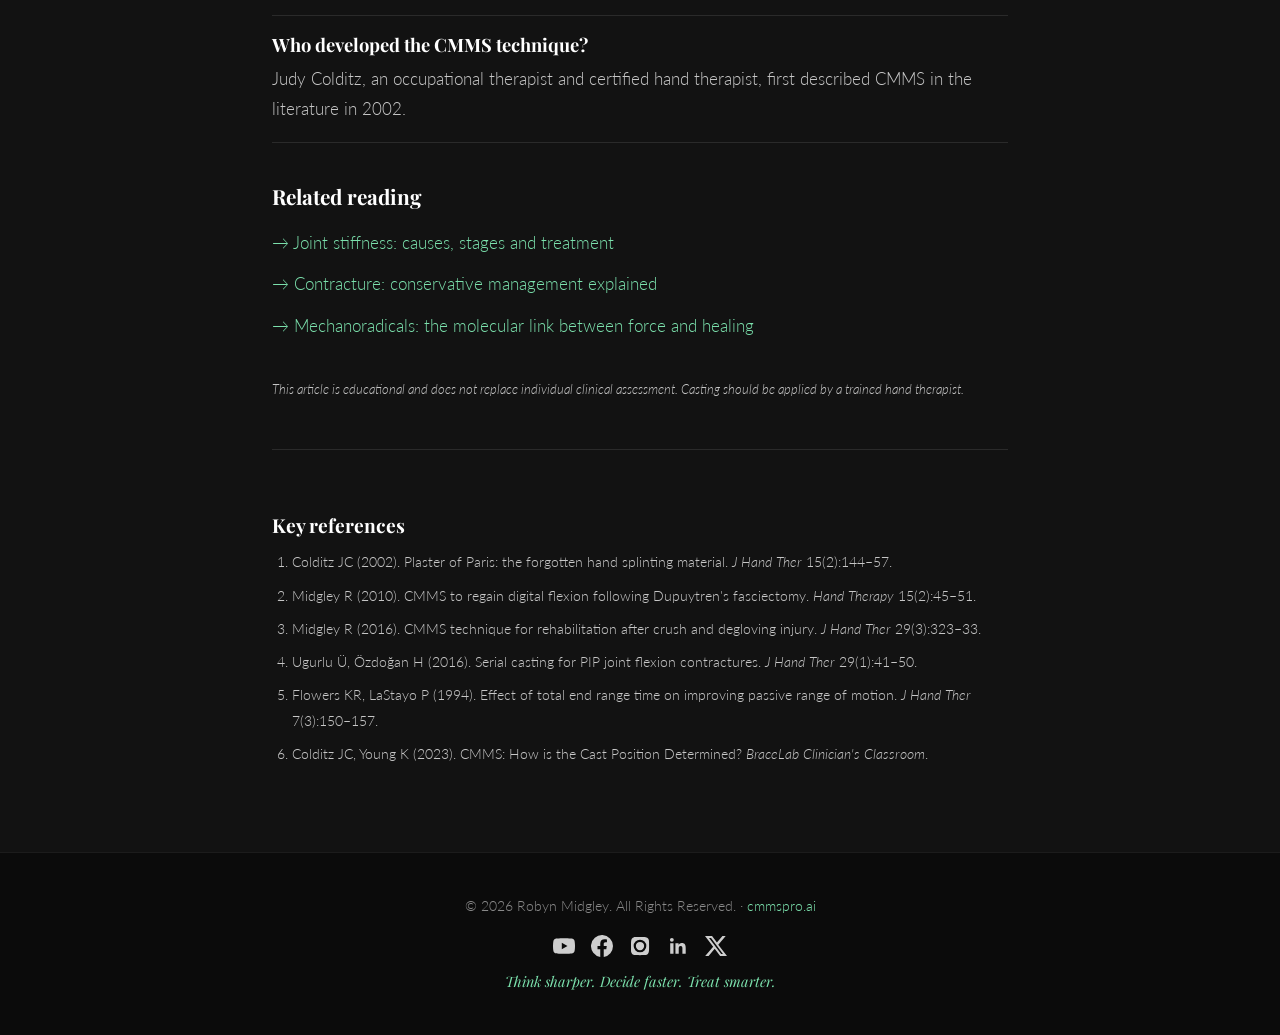
<file: blog/therapeutic-casting.html>
<!DOCTYPE html>
<html lang="en">
<head>
<meta charset="UTF-8">
<meta name="viewport" content="width=device-width, initial-scale=1.0">
  <link rel="icon" href="/favicon.ico" sizes="any">
  <link rel="icon" type="image/png" sizes="32x32" href="/favicon-32.png">
  <link rel="icon" type="image/png" sizes="16x16" href="/favicon-16.png">
  <link rel="apple-touch-icon" href="/apple-touch-icon.png">
<title>Therapeutic Casting in Hand Rehabilitation: Serial Casting & CMMS | CMMSPro.AI</title>
<meta name="description" content="A clinical guide to therapeutic casting for the stiff hand: how serial casting and the casting motion to mobilise stiffness (CMMS) technique restore motion, and when each is used.">
<link rel="canonical" href="https://www.cmmspro.ai/blog/therapeutic-casting.html">
<meta property="og:title" content="Therapeutic Casting in Hand Rehabilitation: Serial Casting & CMMS">
<meta property="og:description" content="How therapeutic casting restores motion in the stiff hand — serial casting and the CMMS technique explained.">
<meta property="og:type" content="article">
<link rel="preconnect" href="https://fonts.googleapis.com">
<link rel="preconnect" href="https://fonts.gstatic.com" crossorigin>
<link href="https://fonts.googleapis.com/css2?family=Playfair+Display:ital,wght@0,700;0,900;1,700&family=Lato:wght@300;400;700&display=swap" rel="stylesheet">
<link rel="stylesheet" href="/assets/blog.css">
<script type="application/ld+json">
{
  "@context": "https://schema.org",
  "@type": "Article",
  "headline": "Therapeutic Casting in Hand Rehabilitation: Serial Casting and CMMS",
  "description": "How therapeutic casting restores motion in the stiff hand, covering serial casting and the casting motion to mobilise stiffness technique.",
  "author": {"@type": "Person", "name": "Robyn Midgley", "jobTitle": "Accredited Hand & Upper Extremity Therapist"},
  "publisher": {"@type": "Organization", "name": "CMMSPro.AI", "url": "https://www.cmmspro.ai"},
  "mainEntityOfPage": "https://www.cmmspro.ai/blog/therapeutic-casting.html",
  "about": ["Therapeutic casting", "Serial casting", "CMMS", "Hand therapy"]
}
</script>
<script type="application/ld+json">
{
  "@context": "https://schema.org",
  "@type": "FAQPage",
  "mainEntity": [
    {"@type": "Question", "name": "What is therapeutic casting?", "acceptedAnswer": {"@type": "Answer", "text": "Therapeutic casting uses plaster of Paris or other casting materials as a treatment to restore range of motion, reduce oedema and remodel tissue in the stiff or contracted hand — unlike immobilisation casting used for fractures."}},
    {"@type": "Question", "name": "What is the difference between serial casting and CMMS?", "acceptedAnswer": {"@type": "Answer", "text": "Serial casting positions the stiff joint at its end range and changes the cast at intervals to progressively increase motion. CMMS instead immobilises proximal joints in a therapeutic position while the patient performs active motion through the distal joints only, addressing both tissue tightness and maladaptive movement patterns."}},
    {"@type": "Question", "name": "Who developed the CMMS technique?", "acceptedAnswer": {"@type": "Answer", "text": "The casting motion to mobilise stiffness (CMMS) technique was developed by Judy Colditz, an occupational therapist and certified hand therapist, and first described in the literature in 2002."}}
  ]
}
</script>
</head>
<body>

<header class="nav">
  <div class="nav-inner">
    <a class="nav-logo" href="/">CMMSPro<span>.AI</span></a>
    <nav class="nav-links">
      <a href="/#features">What It Does</a>
      <a href="/#pricing">Pricing</a>
      <a href="/#testimonials">Testimonials</a>
      <a href="/#faq">FAQ</a>
      <a href="/blog/">Journal</a>
    </nav>
    <div class="nav-social">
      <a class="yt" href="https://www.youtube.com/@CMMSProAI" target="_blank" rel="noopener" aria-label="YouTube"><svg viewBox="0 0 24 24"><path d="M23.5 6.2a3 3 0 0 0-2.1-2.1C19.5 3.5 12 3.5 12 3.5s-7.5 0-9.4.6A3 3 0 0 0 .5 6.2 31.3 31.3 0 0 0 0 12a31.3 31.3 0 0 0 .5 5.8 3 3 0 0 0 2.1 2.1c1.9.6 9.4.6 9.4.6s7.5 0 9.4-.6a3 3 0 0 0 2.1-2.1A31.3 31.3 0 0 0 24 12a31.3 31.3 0 0 0-.5-5.8zM9.6 15.6V8.4L15.8 12l-6.2 3.6z"/></svg></a>
      <a href="https://www.facebook.com/profile.php?id=61578544315130" target="_blank" rel="noopener" aria-label="Facebook"><svg viewBox="0 0 24 24"><path d="M24 12a12 12 0 1 0-13.9 11.9v-8.4h-3V12h3V9.4c0-3 1.8-4.7 4.6-4.7 1.3 0 2.7.2 2.7.2v3h-1.5c-1.5 0-2 .9-2 1.9V12h3.3l-.5 3.5h-2.8v8.4A12 12 0 0 0 24 12z"/></svg></a>
      <a href="https://www.instagram.com/cmmspro.ai/" target="_blank" rel="noopener" aria-label="Instagram"><svg viewBox="0 0 24 24"><path d="M12 2.2c3.2 0 3.6 0 4.9.1 1.2.1 1.8.2 2.2.4.6.2 1 .5 1.4.9.4.4.7.8.9 1.4.2.4.4 1 .4 2.2.1 1.3.1 1.7.1 4.9s0 3.6-.1 4.9c-.1 1.2-.2 1.8-.4 2.2a3.8 3.8 0 0 1-.9 1.4c-.4.4-.8.7-1.4.9-.4.2-1 .4-2.2.4-1.3.1-1.7.1-4.9.1s-3.6 0-4.9-.1c-1.2-.1-1.8-.2-2.2-.4a3.8 3.8 0 0 1-1.4-.9 3.8 3.8 0 0 1-.9-1.4c-.2-.4-.4-1-.4-2.2C2.2 15.6 2.2 15.2 2.2 12s0-3.6.1-4.9c.1-1.2.2-1.8.4-2.2.2-.6.5-1 .9-1.4.4-.4.8-.7 1.4-.9.4-.2 1-.4 2.2-.4C8.4 2.2 8.8 2.2 12 2.2zm0 2.9a6.9 6.9 0 1 0 0 13.8 6.9 6.9 0 0 0 0-13.8zm0 11.4a4.5 4.5 0 1 1 0-9 4.5 4.5 0 0 1 0 9zm8.8-11.7a1.6 1.6 0 1 1-3.2 0 1.6 1.6 0 0 1 3.2 0z"/></svg></a>
      <a href="https://www.linkedin.com/company/121134184/" target="_blank" rel="noopener" aria-label="LinkedIn"><svg viewBox="0 0 24 24"><path d="M20.4 20.5h-3.6v-5.6c0-1.3 0-3-1.9-3s-2.1 1.4-2.1 2.9v5.7H9.2V9h3.4v1.6h.1a3.7 3.7 0 0 1 3.4-1.9c3.6 0 4.3 2.4 4.3 5.5v6.3zM5.3 7.4a2.1 2.1 0 1 1 0-4.2 2.1 2.1 0 0 1 0 4.2zM7.1 20.5H3.5V9h3.6v11.5z"/></svg></a>
      <a href="https://x.com/CMMSProAI" target="_blank" rel="noopener" aria-label="X"><svg viewBox="0 0 24 24"><path d="M18.9 1.2h3.7l-8.1 9.3L24 22.8h-7.5l-5.9-7.7-6.7 7.7H.2l8.7-9.9L0 1.2h7.7l5.3 7 6-7zm-1.3 19.4h2L6.6 3.3h-2.2l13.2 17.3z"/></svg></a>
    </div>
  </div>
</header>

<div class="wrap">
<article class="post-body">
  <p class="breadcrumb"><a href="/">Home</a> › <a href="/blog/">The Stiff Hand Journal</a> › Therapeutic Casting</p>
  <h1>Therapeutic Casting in Hand Rehabilitation</h1>
  <p class="post-meta">Clinical guide · Reviewed by Robyn Midgley, Hand &amp; Upper Extremity Therapist</p>

  <p class="lede">Casting isn't only for broken bones. Used as a treatment, a well-designed cast can restore motion, calm oedema and even retrain the brain's movement patterns in a stiff hand.</p>

  <p><strong>Therapeutic casting</strong> is the use of plaster of Paris or other materials to treat joint stiffness, contracture and abnormal movement patterns in the hand, wrist and fingers. Unlike the immobilisation casting used to protect a fracture, therapeutic casting is an active intervention: it restores range of motion, reduces swelling, promotes tissue remodelling and — in some techniques — facilitates motor re-learning through exercise performed inside the cast.</p>

  <h2>A short history</h2>
  <p>Therapeutic casting of the hand traces back to the orthopaedic surgeon Paul Brand, who in mid-twentieth-century India developed serial casting to treat contractures in patients with leprosy. Brand established a principle that still guides practice: <strong>low-load, prolonged stress is more effective than high-force, short-duration stretching</strong> for lasting change in contracted tissue. In 2002, occupational therapist Judy Colditz published the first description of <em>casting motion to mobilise stiffness</em> (CMMS), which broke from tradition by building active motion into the cast rather than relying on static positioning alone.</p>

  <h2>Serial casting</h2>
  <p>Serial casting applies a circumferential cast that holds a stiff joint at its maximum comfortable range. The cast is changed every few days, each time repositioning the joint a little further as the tissues elongate. It works through <strong>plastic deformation</strong> — sustained, low-magnitude tension permanently reorganises the collagen network rather than merely stretching it elastically.</p>
  <p>It is most often used for proximal interphalangeal (PIP) joint flexion contractures. Research shows that longer cast-wear intervals (six or more days) tend to outperform shorter ones, because tissue needs sustained positioning to remodel rather than simply rebound. A retrospective study of 49 fingers in patients with rheumatoid and juvenile idiopathic arthritis found a mean reduction in PIP extension loss of nearly 27 degrees.</p>

  <h2>Casting motion to mobilise stiffness (CMMS)</h2>
  <p>CMMS, developed by Judy Colditz — a past president of both the American Society of Hand Therapists and the International Federation of Societies for Hand Therapy — takes a different route. A non-removable cast selectively immobilises the <strong>proximal</strong> joints (typically wrist and knuckles) in a specific therapeutic position, while leaving the <strong>distal</strong> joints free to move in a chosen direction. The patient performs active flexion within the cast, driving all motion through the unconstrained joints. No passive motion, modalities or manual therapy is applied during the casting phase.</p>

  <h3>The three principles CMMS integrates</h3>
  <ul>
    <li><strong>Tissue remodelling</strong> — the cast delivers low-load, prolonged stress to the constrained joints while directing active motion to the free ones, reducing collagen cross-linking and encouraging an elastic tissue response.</li>
    <li><strong>Motor cortex repatterning</strong> — by blocking compensatory movement at the proximal joints, the cast forces recruitment of underused muscles (notably flexor digitorum profundus), driving <a href="https://en.wikipedia.org/wiki/Neuroplasticity" rel="noopener">neuroplastic</a> change toward a more normal flexion pattern.</li>
    <li><strong>Oedema reduction</strong> — the circumferential cast provides gentle sustained compression while active motion pumps the lymphatic system, helping resolve fibrotic swelling.</li>
  </ul>

  <div class="keytakeaway">
    <strong>Cast position is diagnostic, not generic.</strong> The cast is designed around the patient's predominant maladaptive movement pattern — for example, blocking the knuckles in extension to redirect flexor power to the fingertips in a dominant interosseous pattern. Getting this assessment right is the heart of the technique.
  </div>

  <p>Temporary loss of motion in the constrained joints is expected and reverses on weaning. Published applications include hand stiffness after Dupuytren's fasciectomy, crush and degloving injury, and thumb interphalangeal stiffness — and CMMS is particularly valuable for patients who cannot attend frequent therapy sessions, since the cast keeps working between visits.</p>

  <h2>How casting compares with other approaches</h2>
  <p>Casting is one of several conservative options alongside dynamic and static-progressive orthoses. Its advantage is <strong>total end-range time</strong>: tension is maintained across the full 24 hours of wear rather than only while a removable splint is on, and the circumferential design prevents substitution patterns and controls oedema in a way open splints cannot. Serial casting and CMMS are generally reserved for more resistant stiffness where splinting has been insufficient. After the casting phase, orthoses and active mobilisation maintain the gains.</p>

  <div class="cta-box">
    <h3>Design your cast with a mentor beside you</h3>
    <p>CMMSPro.AI walks you through movement-pattern assessment, cast selection and progression — the reasoning behind every CMMS decision, available 24/7 in 10 languages.</p>
    <a class="btn" href="/#pricing">Start your 7-day free trial</a>
  </div>

  <div class="faq-block">
    <h2>Frequently asked questions</h2>
    <div class="faq-item">
      <h3>What is therapeutic casting?</h3>
      <p>The use of plaster of Paris or other casting materials as a treatment to restore range of motion, reduce oedema and remodel tissue in the stiff or contracted hand — unlike immobilisation casting for fractures.</p>
    </div>
    <div class="faq-item">
      <h3>What is the difference between serial casting and CMMS?</h3>
      <p>Serial casting positions the stiff joint at end range and changes the cast at intervals. CMMS immobilises proximal joints while the patient moves the distal joints actively, addressing both tissue tightness and movement patterns.</p>
    </div>
    <div class="faq-item">
      <h3>Who developed the CMMS technique?</h3>
      <p>Judy Colditz, an occupational therapist and certified hand therapist, first described CMMS in the literature in 2002.</p>
    </div>
  </div>

  <div class="related">
    <h2>Related reading</h2>
    <a href="/blog/joint-stiffness.html">→ Joint stiffness: causes, stages and treatment</a>
    <a href="/blog/contracture.html">→ Contracture: conservative management explained</a>
    <a href="/blog/mechanoradicals.html">→ Mechanoradicals: the molecular link between force and healing</a>
  </div>

  <p class="disclaimer">This article is educational and does not replace individual clinical assessment. Casting should be applied by a trained hand therapist.</p>

  <div class="refs">
    <h2>Key references</h2>
    <ol>
      <li>Colditz JC (2002). Plaster of Paris: the forgotten hand splinting material. <em>J Hand Ther</em> 15(2):144–57.</li>
      <li>Midgley R (2010). CMMS to regain digital flexion following Dupuytren's fasciectomy. <em>Hand Therapy</em> 15(2):45–51.</li>
      <li>Midgley R (2016). CMMS technique for rehabilitation after crush and degloving injury. <em>J Hand Ther</em> 29(3):323–33.</li>
      <li>Ugurlu Ü, Özdoğan H (2016). Serial casting for PIP joint flexion contractures. <em>J Hand Ther</em> 29(1):41–50.</li>
      <li>Flowers KR, LaStayo P (1994). Effect of total end range time on improving passive range of motion. <em>J Hand Ther</em> 7(3):150–157.</li>
      <li>Colditz JC, Young K (2023). CMMS: How is the Cast Position Determined? <em>BraceLab Clinician's Classroom</em>.</li>
    </ol>
  </div>
</article>
</div>

<footer><div class="wrap">
  © 2026 Robyn Midgley. All Rights Reserved. · <a href="/">cmmspro.ai</a>
  <div class="footer-social">
    <a class="yt" href="https://www.youtube.com/@CMMSProAI" target="_blank" rel="noopener" aria-label="YouTube"><svg viewBox="0 0 24 24"><path d="M23.5 6.2a3 3 0 0 0-2.1-2.1C19.5 3.5 12 3.5 12 3.5s-7.5 0-9.4.6A3 3 0 0 0 .5 6.2 31.3 31.3 0 0 0 0 12a31.3 31.3 0 0 0 .5 5.8 3 3 0 0 0 2.1 2.1c1.9.6 9.4.6 9.4.6s7.5 0 9.4-.6a3 3 0 0 0 2.1-2.1A31.3 31.3 0 0 0 24 12a31.3 31.3 0 0 0-.5-5.8zM9.6 15.6V8.4L15.8 12l-6.2 3.6z"/></svg></a>
    <a href="https://www.facebook.com/profile.php?id=61578544315130" target="_blank" rel="noopener" aria-label="Facebook"><svg viewBox="0 0 24 24"><path d="M24 12a12 12 0 1 0-13.9 11.9v-8.4h-3V12h3V9.4c0-3 1.8-4.7 4.6-4.7 1.3 0 2.7.2 2.7.2v3h-1.5c-1.5 0-2 .9-2 1.9V12h3.3l-.5 3.5h-2.8v8.4A12 12 0 0 0 24 12z"/></svg></a>
    <a href="https://www.instagram.com/cmmspro.ai/" target="_blank" rel="noopener" aria-label="Instagram"><svg viewBox="0 0 24 24"><path d="M12 2.2c3.2 0 3.6 0 4.9.1 1.2.1 1.8.2 2.2.4.6.2 1 .5 1.4.9.4.4.7.8.9 1.4.2.4.4 1 .4 2.2.1 1.3.1 1.7.1 4.9s0 3.6-.1 4.9c-.1 1.2-.2 1.8-.4 2.2a3.8 3.8 0 0 1-.9 1.4c-.4.4-.8.7-1.4.9-.4.2-1 .4-2.2.4-1.3.1-1.7.1-4.9.1s-3.6 0-4.9-.1c-1.2-.1-1.8-.2-2.2-.4a3.8 3.8 0 0 1-1.4-.9 3.8 3.8 0 0 1-.9-1.4c-.2-.4-.4-1-.4-2.2C2.2 15.6 2.2 15.2 2.2 12s0-3.6.1-4.9c.1-1.2.2-1.8.4-2.2.2-.6.5-1 .9-1.4.4-.4.8-.7 1.4-.9.4-.2 1-.4 2.2-.4C8.4 2.2 8.8 2.2 12 2.2zm0 2.9a6.9 6.9 0 1 0 0 13.8 6.9 6.9 0 0 0 0-13.8zm0 11.4a4.5 4.5 0 1 1 0-9 4.5 4.5 0 0 1 0 9zm8.8-11.7a1.6 1.6 0 1 1-3.2 0 1.6 1.6 0 0 1 3.2 0z"/></svg></a>
    <a href="https://www.linkedin.com/company/121134184/" target="_blank" rel="noopener" aria-label="LinkedIn"><svg viewBox="0 0 24 24"><path d="M20.4 20.5h-3.6v-5.6c0-1.3 0-3-1.9-3s-2.1 1.4-2.1 2.9v5.7H9.2V9h3.4v1.6h.1a3.7 3.7 0 0 1 3.4-1.9c3.6 0 4.3 2.4 4.3 5.5v6.3zM5.3 7.4a2.1 2.1 0 1 1 0-4.2 2.1 2.1 0 0 1 0 4.2zM7.1 20.5H3.5V9h3.6v11.5z"/></svg></a>
    <a href="https://x.com/CMMSProAI" target="_blank" rel="noopener" aria-label="X"><svg viewBox="0 0 24 24"><path d="M18.9 1.2h3.7l-8.1 9.3L24 22.8h-7.5l-5.9-7.7-6.7 7.7H.2l8.7-9.9L0 1.2h7.7l5.3 7 6-7zm-1.3 19.4h2L6.6 3.3h-2.2l13.2 17.3z"/></svg></a>
  </div>
  <div class="footer-tag">Think sharper. Decide faster. Treat smarter.</div>
</div></footer>
</body>
</html>
</file>
<file: assets/blog.css>
:root {
  --bg: #121212; --bg-deep: #0b0b0b;
  --mint: #52C9A3; --mint-dark: #3fae8a; --mint-text: #7BE0AC;
  --text: #e9e9e9; --text-dim: #c7c7c7;
  --serif: 'Playfair Display', Georgia, serif;
  --sans: 'Lato', Arial, sans-serif;
}
* { box-sizing: border-box; margin: 0; padding: 0; }
html { scroll-behavior: smooth; }
body { font-family: var(--sans); font-weight: 300; color: var(--text); background: var(--bg); line-height: 1.75; font-size: 1.08rem; }
img { max-width: 100%; display: block; }
.wrap { max-width: 780px; margin: 0 auto; padding: 0 1.4rem; }
h1, h2, h3 { font-family: var(--serif); color: #fff; line-height: 1.25; }

/* Nav */
header.nav { position: sticky; top: 0; z-index: 100; background: rgba(11,11,11,0.92); backdrop-filter: blur(8px); border-bottom: 1px solid rgba(255,255,255,0.07); }
.nav-inner { display: flex; align-items: center; justify-content: space-between; padding: 0.7rem 1.4rem; max-width: 1120px; margin: 0 auto; }
.nav-logo { font-family: var(--serif); font-weight: 900; font-size: 1.3rem; color: #fff; text-decoration: none; }
.nav-logo span { color: var(--mint-text); }
.nav-links { display: flex; gap: 1.6rem; align-items: center; }
.nav-links a { color: var(--text-dim); text-decoration: none; font-size: 0.92rem; }
.nav-links a:hover { color: var(--mint-text); }
.nav-links a.login { border: 1.5px solid var(--mint); color: var(--mint-text); padding: 0.4rem 1.1rem; border-radius: 6px; text-transform: uppercase; font-size: 0.8rem; letter-spacing: 0.05em; }
.nav-links a.login:hover { background: rgba(82,201,163,0.12); }
.nav-social { display: flex; gap: 0.7rem; align-items: center; }
.nav-social a { display: flex; opacity: 0.75; }
.nav-social a:hover { opacity: 1; }
.nav-social svg { width: 19px; height: 19px; fill: #fff; }
.nav-social a.yt svg { fill: #ff4b4b; }
.footer-social { display: flex; gap: 1rem; justify-content: center; margin-top: 1rem; }
.footer-social a { display: flex; opacity: 0.8; }
.footer-social a:hover { opacity: 1; }
.footer-social svg { width: 22px; height: 22px; fill: #fff; }
.footer-tag { font-family: var(--serif); font-style: italic; color: var(--mint-text); margin-top: 0.8rem; }

/* Article */
article.post-body { padding: 3rem 0 4rem; }
.breadcrumb { font-size: 0.85rem; color: #8a8a8a; margin-bottom: 1.4rem; }
.breadcrumb a { color: var(--mint-text); text-decoration: none; }
.post-body h1 { font-size: 2.5rem; margin-bottom: 0.8rem; }
.post-meta { color: var(--mint-text); font-size: 0.82rem; text-transform: uppercase; letter-spacing: 0.08em; margin-bottom: 2rem; }
.lede { font-size: 1.25rem; color: #fff; font-family: var(--serif); line-height: 1.5; margin-bottom: 2.2rem; padding-bottom: 2.2rem; border-bottom: 1px solid rgba(255,255,255,0.1); }
.post-body h2 { font-size: 1.7rem; margin: 2.4rem 0 0.9rem; color: #fff; }
.post-body h3 { font-size: 1.28rem; margin: 1.8rem 0 0.6rem; color: var(--mint-text); }
.post-body p { margin-bottom: 1.2rem; color: var(--text-dim); }
.post-body ul, .post-body ol { margin: 0 0 1.4rem 1.3rem; color: var(--text-dim); }
.post-body li { margin-bottom: 0.5rem; }
.post-body strong { color: #fff; font-weight: 700; }
.post-body a { color: var(--mint-text); }
.keytakeaway {
  background: linear-gradient(150deg, #1a1a1a, #141d1a);
  border-left: 4px solid var(--mint); border-radius: 0 10px 10px 0;
  padding: 1.4rem 1.6rem; margin: 2rem 0; color: var(--text);
}
.keytakeaway strong { color: var(--mint-text); }
.faq-block { margin-top: 2.5rem; }
.faq-block h2 { margin-bottom: 1.2rem; }
.faq-item { border-bottom: 1px solid rgba(255,255,255,0.1); padding: 1.1rem 0; }
.faq-item h3 { color: #fff; font-family: var(--serif); font-size: 1.15rem; margin: 0 0 0.5rem; }
.faq-item p { margin: 0; }

/* CTA box */
.cta-box {
  background: linear-gradient(150deg, #16241f, #12181a);
  border: 1px solid rgba(82,201,163,0.4); border-radius: 14px;
  padding: 2rem; margin: 3rem 0 1rem; text-align: center;
  box-shadow: 0 18px 50px rgba(0,0,0,0.4);
}
.cta-box h3 { font-size: 1.5rem; color: #fff; margin-bottom: 0.6rem; }
.cta-box p { color: var(--text-dim); margin-bottom: 1.4rem; }
.btn {
  display: inline-block; background: var(--mint); color: #fff; text-decoration: none;
  font-weight: 400; letter-spacing: 0.04em; text-transform: uppercase;
  padding: 0.85rem 2.2rem; border-radius: 8px; font-size: 0.95rem;
}
.btn:hover { background: var(--mint-dark); }

.refs { margin-top: 3rem; padding-top: 1.5rem; border-top: 1px solid rgba(255,255,255,0.1); font-size: 0.9rem; color: #9a9a9a; }
.refs h2 { font-size: 1.2rem; margin-bottom: 0.8rem; }
.refs ol { margin-left: 1.2rem; }
.refs li { margin-bottom: 0.5rem; }
.related { margin-top: 2.5rem; }
.related h2 { font-size: 1.3rem; margin-bottom: 0.8rem; }
.related a { display: block; color: var(--mint-text); text-decoration: none; padding: 0.35rem 0; }

.disclaimer { margin-top: 2rem; font-size: 0.82rem; color: #7a7a7a; font-style: italic; }

/* Footer */
footer { background: var(--bg-deep); border-top: 1px solid rgba(255,255,255,0.07); padding: 2.5rem 0; text-align: center; color: #8a8a8a; font-size: 0.9rem; }
footer a { color: var(--mint-text); text-decoration: none; }

@media (max-width: 920px) {
  .nav-links a:not(.login) { display: none; }
  .post-body h1 { font-size: 1.9rem; }
}
</file>
